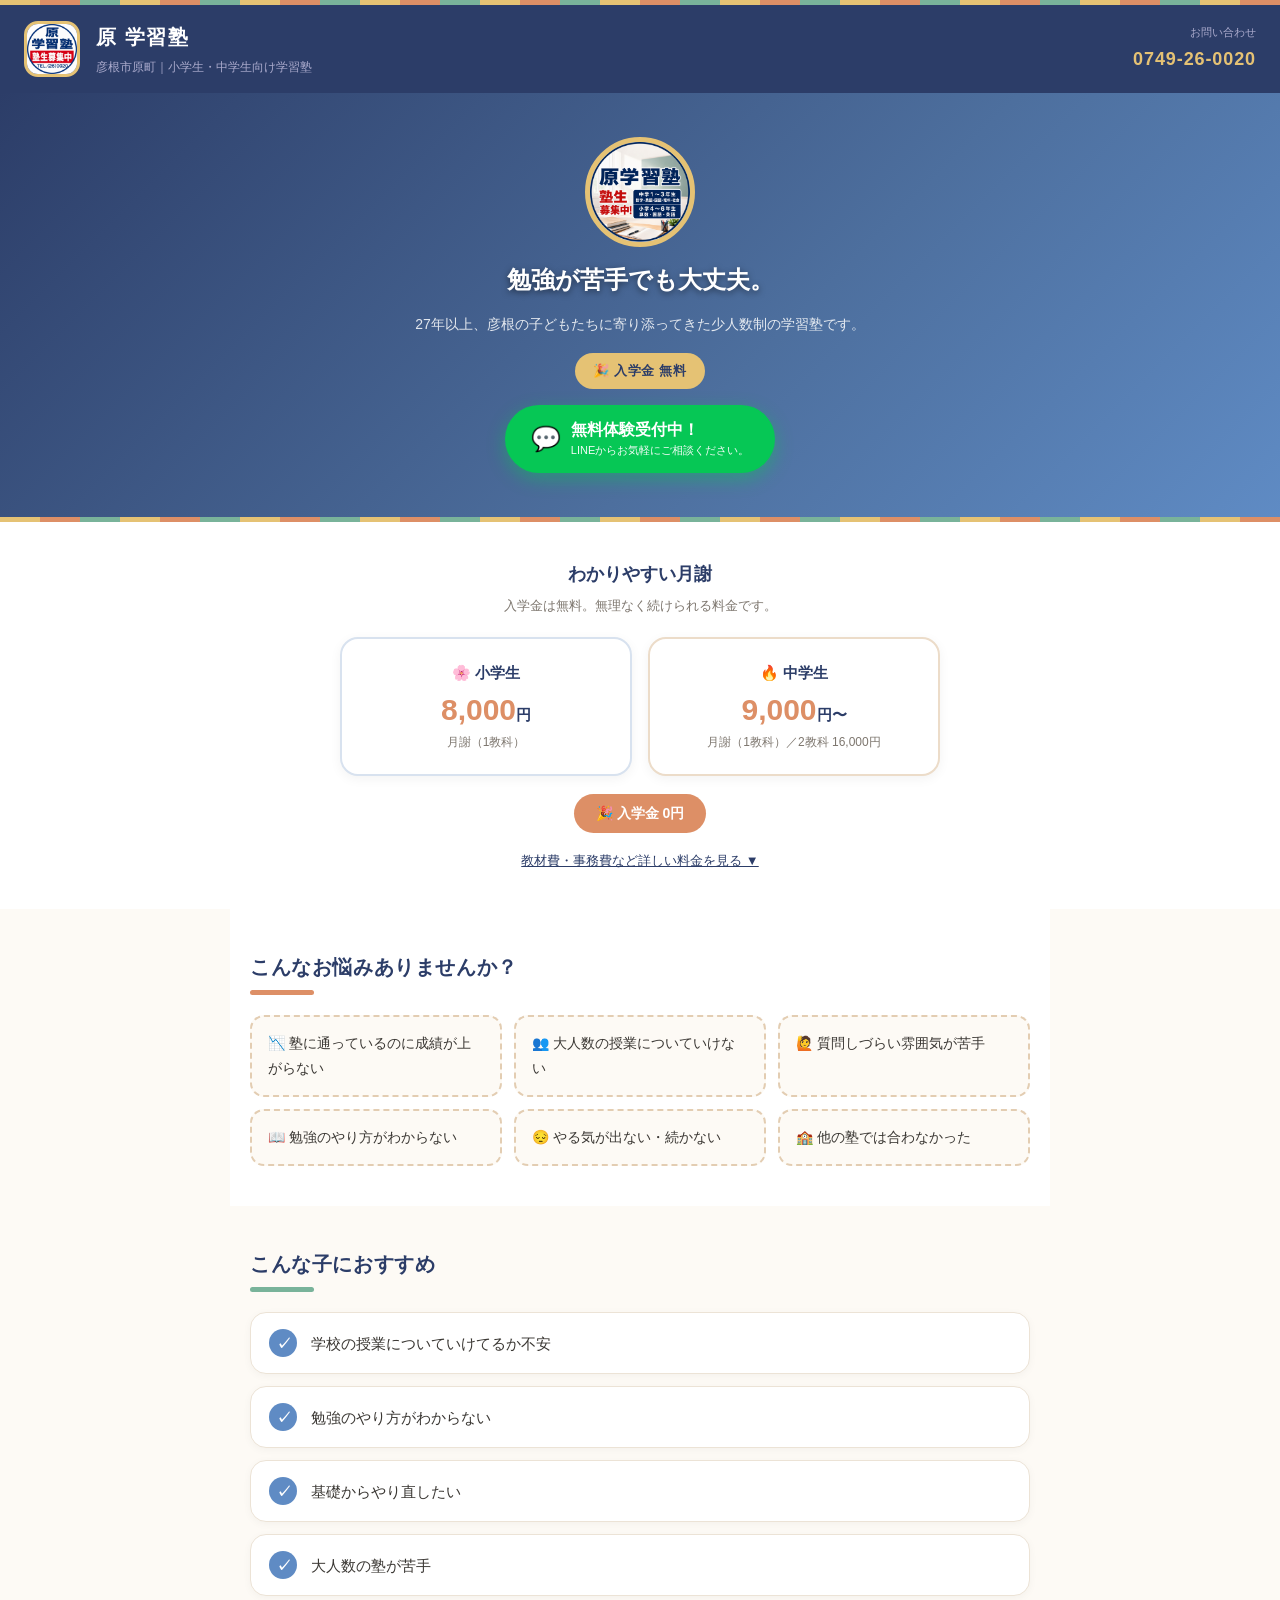
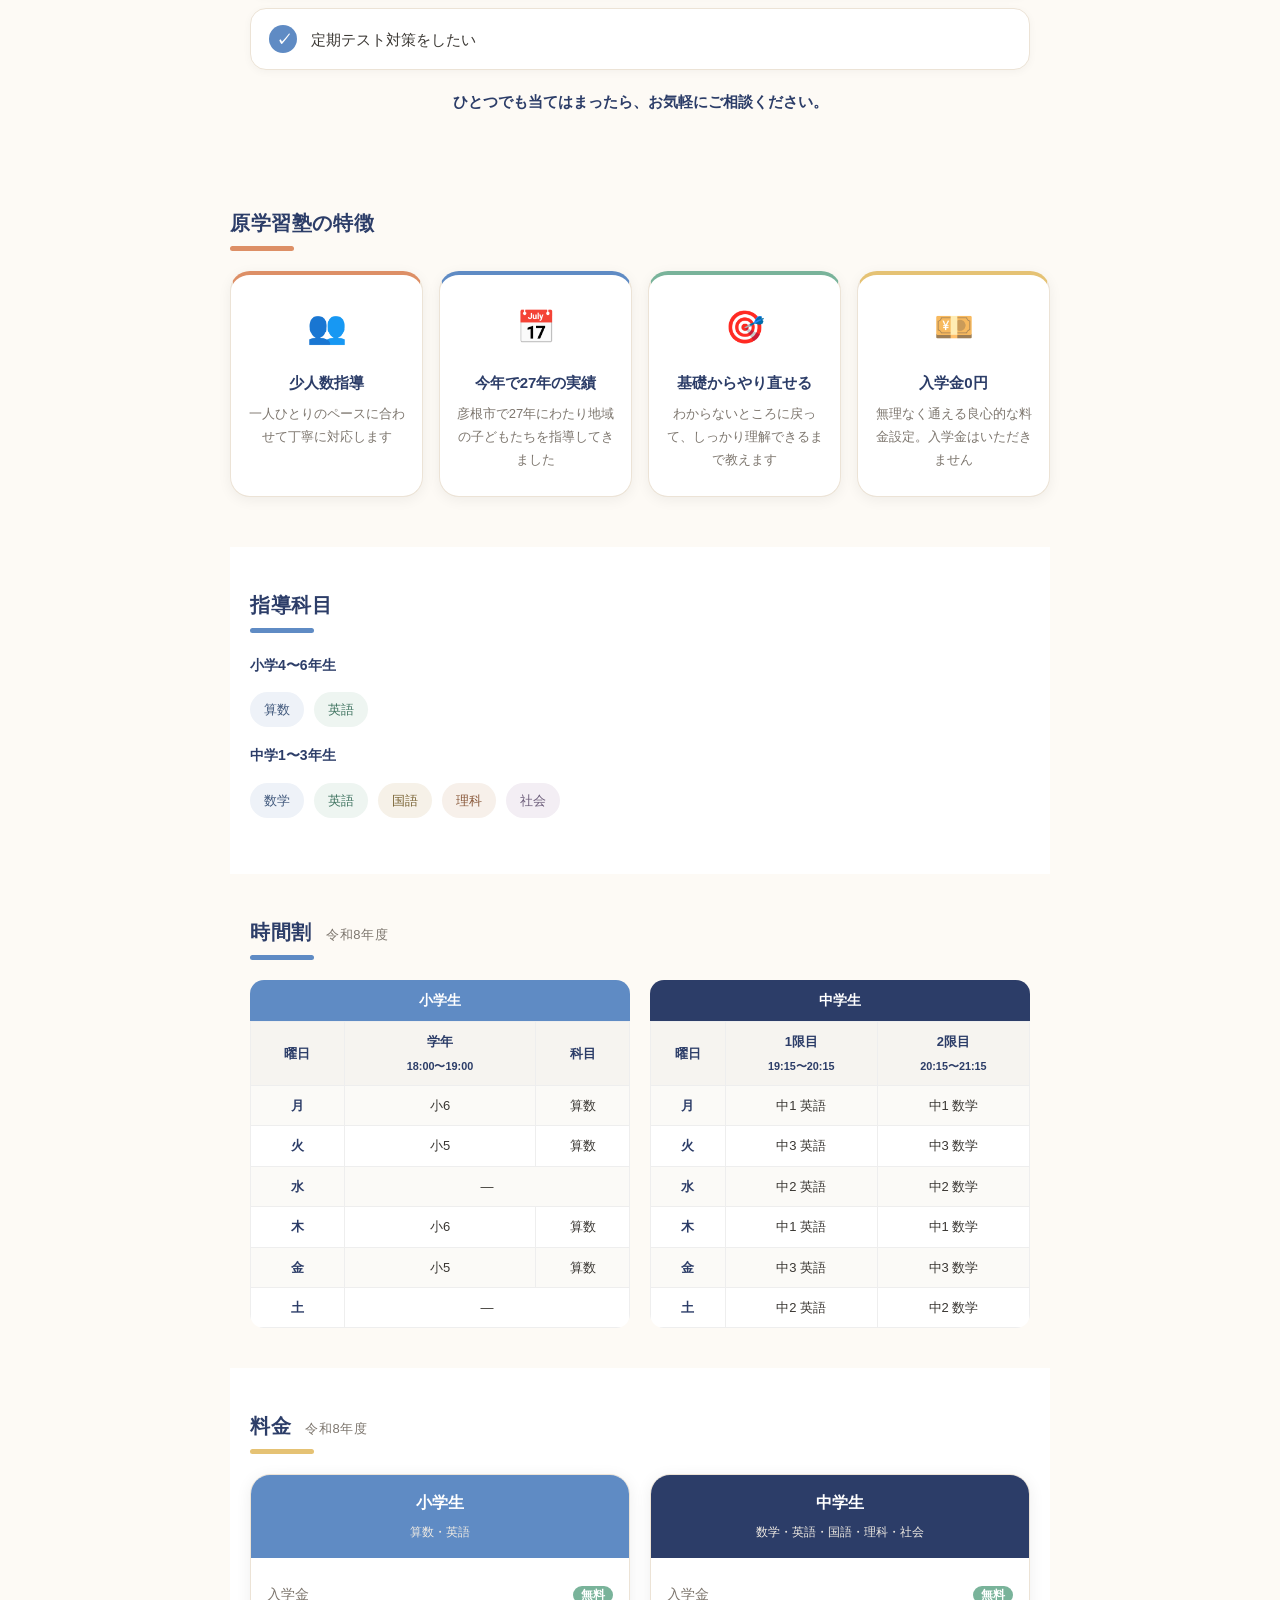
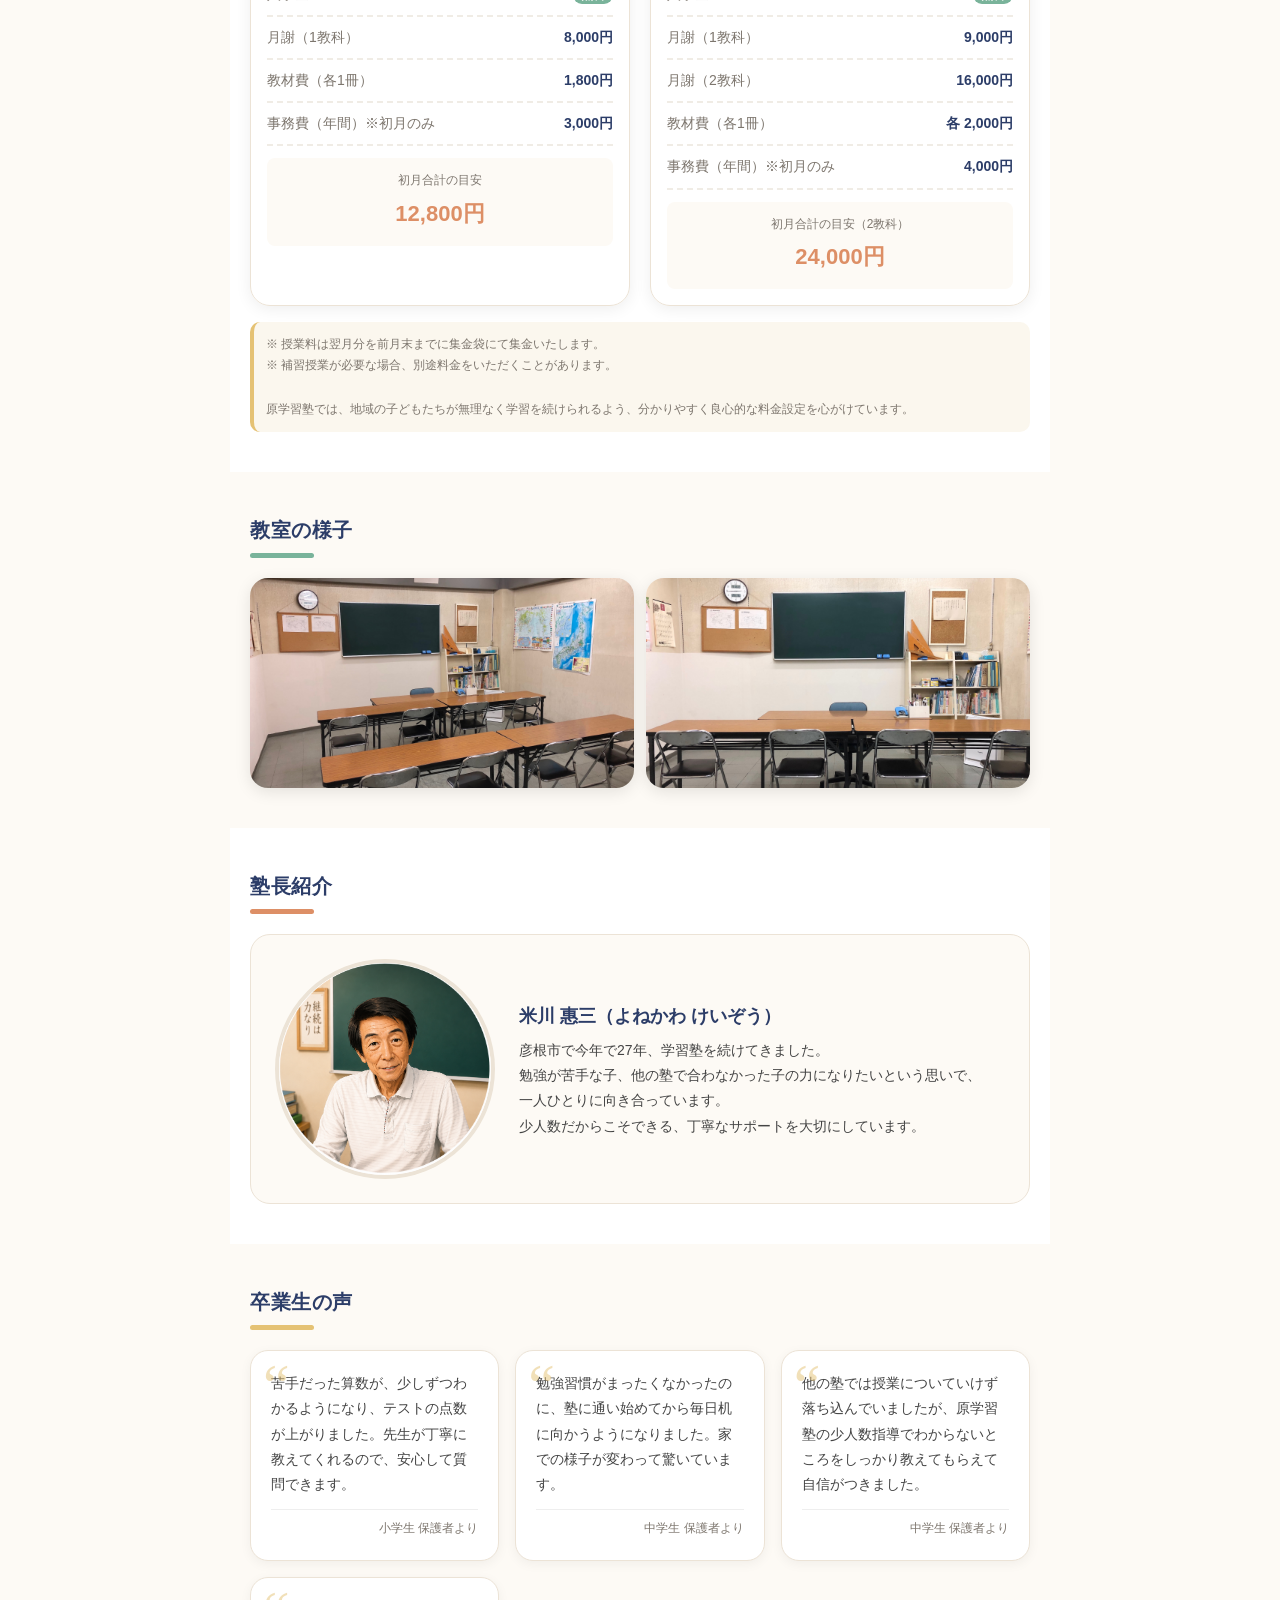
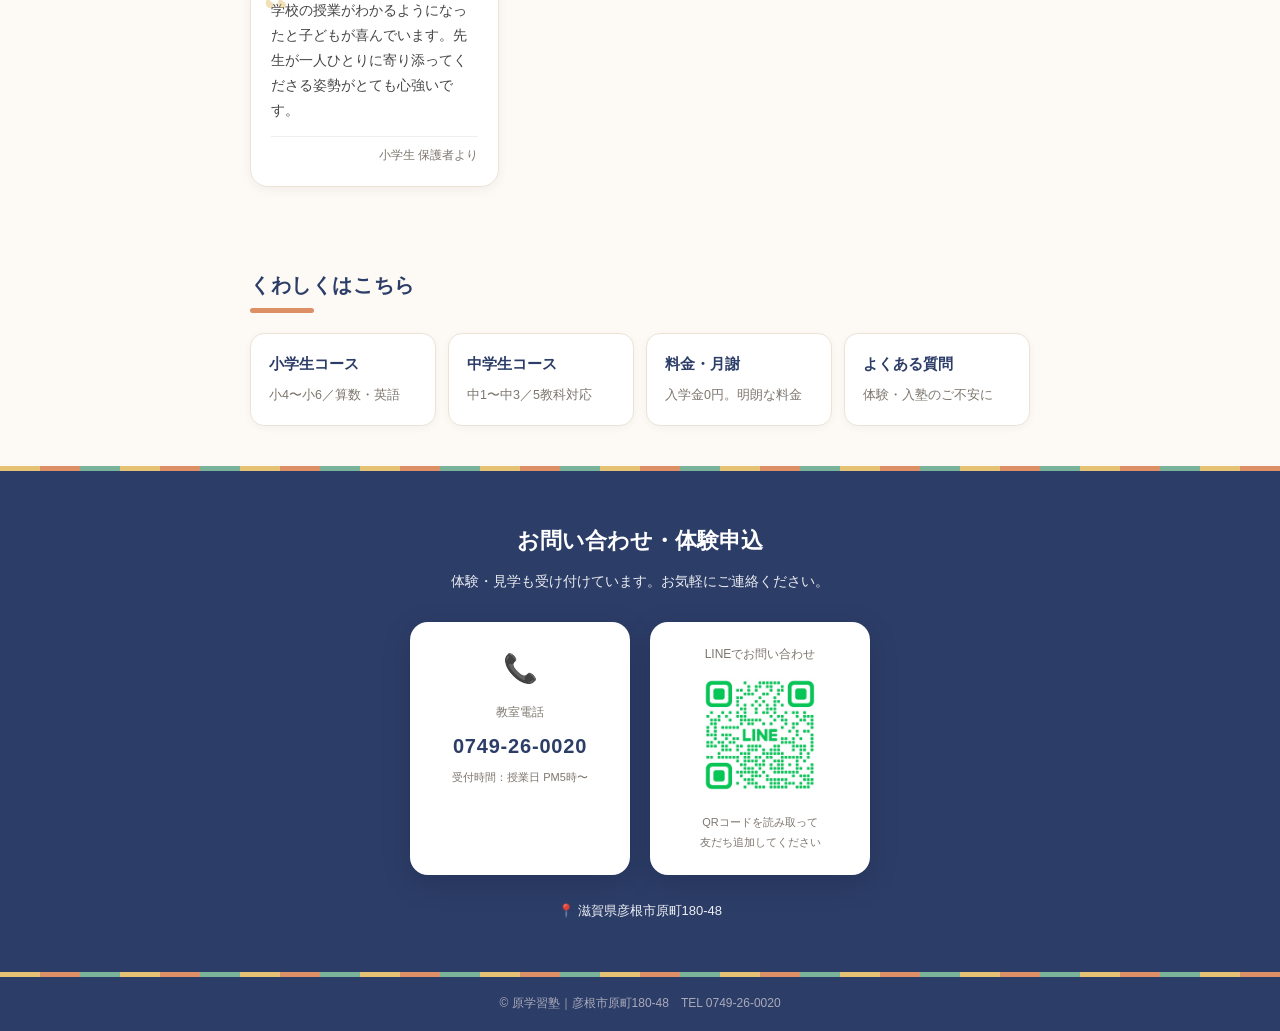
<file: index.html>
<!DOCTYPE html>
<html lang="ja">
<head>
<meta charset="UTF-8">
<meta name="viewport" content="width=device-width, initial-scale=1.0">
<meta name="google-site-verification" content="CB24KaVYRIK8rcZPI6oquEjCfN1Llljz1--uP5qKW3o" />
<title>原学習塾｜彦根市の小中学生向け学習塾（少人数制）</title>
<meta name="description" content="原学習塾は滋賀県彦根市原町にある小学生・中学生向けの少人数制学習塾です。今年で27年、勉強が苦手な子・他の塾で合わなかった子に寄り添い、基礎からの学び直しや定期テスト対策を丁寧に指導します。入学金無料・無料体験受付中。">
<meta name="keywords" content="原学習塾,彦根市,学習塾,塾,小学生,中学生,個別指導,少人数,定期テスト対策,彦根 塾,原町">
<meta name="robots" content="index, follow">
<link rel="canonical" href="https://harajuku-hikone.github.io/">

<!-- 地域情報 -->
<meta name="geo.region" content="JP-25">
<meta name="geo.placename" content="滋賀県彦根市">

<!-- SNSシェア用（OGP） -->
<meta property="og:type" content="website">
<meta property="og:title" content="原学習塾｜彦根市の小中学生向け学習塾（少人数制）">
<meta property="og:description" content="今年で27年、彦根の子どもたちに寄り添ってきた少人数制の学習塾。勉強が苦手でも大丈夫。入学金無料・無料体験受付中。">
<meta property="og:url" content="https://harajuku-hikone.github.io/">
<meta property="og:image" content="https://harajuku-hikone.github.io/写真/IMG_0149.jpg">
<meta property="og:locale" content="ja_JP">
<meta property="og:site_name" content="原学習塾">
<meta name="twitter:card" content="summary_large_image">

<!-- 構造化データ（Google向け 教室情報） -->
<script type="application/ld+json">
{
  "@context": "https://schema.org",
  "@type": "EducationalOrganization",
  "name": "原学習塾",
  "alternateName": "原 学習塾",
  "description": "滋賀県彦根市の小学生・中学生向け少人数制学習塾。今年で27年、勉強が苦手な子に寄り添う指導を行っています。",
  "url": "https://harajuku-hikone.github.io/",
  "telephone": "+81-749-26-0020",
  "image": "https://harajuku-hikone.github.io/写真/IMG_0149.jpg",
  "address": {
    "@type": "PostalAddress",
    "streetAddress": "原町180-48",
    "addressLocality": "彦根市",
    "addressRegion": "滋賀県",
    "addressCountry": "JP"
  },
  "areaServed": "彦根市"
}
</script>
<link rel="stylesheet" href="style.css">
</head>
<body>

<div class="stripe"></div>

<!-- ヘッダー -->
<header>
  <img class="header-logo" src="ロゴ/A4679C2D-61CD-4B9D-8ED3-A11739E8C9B1.jpeg" alt="原学習塾ロゴ">
  <div class="header-text">
    <h1>原 学習塾</h1>
    <p>彦根市原町｜小学生・中学生向け学習塾</p>
  </div>
  <div class="header-tel">
    <span>お問い合わせ</span>
    <a href="tel:0749260020">0749-26-0020</a>
  </div>
</header>

<!-- ヒーロー -->
<div class="hero">
  <img class="hero-bg" src="写真/IMG_0149.jpg" alt="原学習塾 教室">
  <div class="hero-overlay"></div>
  <div class="hero-content">
    <img class="hero-logo" src="ロゴ/A4158F92-82E0-489A-B1D9-6F8E504745FA.jpeg" alt="原学習塾">
    <h2>勉強が苦手でも大丈夫。</h2>
    <p>27年以上、彦根の子どもたちに寄り添ってきた少人数制の学習塾です。</p>
    <div class="hero-badge">🎉 入学金 無料</div>
    <a class="hero-cta" href="#contact">
      <span class="hero-cta-icon">💬</span>
      <span>無料体験受付中！
        <span class="hero-cta-sub">LINEからお気軽にご相談ください。</span>
      </span>
    </a>
  </div>
</div>
<div class="divider"></div>

<!-- 月謝ハイライト -->
<div class="fee-highlight">
  <div class="fee-title">わかりやすい月謝</div>
  <div class="fee-lead">入学金は無料。無理なく続けられる料金です。</div>
  <div class="fee-cards">
    <div class="fee-card">
      <div class="fee-grade">🌸 小学生</div>
      <div class="fee-amount">8,000<small>円</small></div>
      <div class="fee-unit">月謝（1教科）</div>
    </div>
    <div class="fee-card">
      <div class="fee-grade">🔥 中学生</div>
      <div class="fee-amount">9,000<small>円〜</small></div>
      <div class="fee-unit">月謝（1教科）／2教科 16,000円</div>
    </div>
  </div>
  <span class="fee-free">🎉 入学金 0円</span>
  <a class="fee-link" href="#pricing">教材費・事務費など詳しい料金を見る ▼</a>
</div>

<!-- お悩み -->
<section class="worry-section">
  <h2 class="section-title">こんなお悩みありませんか？</h2>
  <div class="worry-grid">
    <div class="worry-item">📉 塾に通っているのに成績が上がらない</div>
    <div class="worry-item">👥 大人数の授業についていけない</div>
    <div class="worry-item">🙋 質問しづらい雰囲気が苦手</div>
    <div class="worry-item">📖 勉強のやり方がわからない</div>
    <div class="worry-item">😔 やる気が出ない・続かない</div>
    <div class="worry-item">🏫 他の塾では合わなかった</div>
  </div>
</section>

<!-- こんな子におすすめ -->
<section class="recommend-section">
  <h2 class="section-title">こんな子におすすめ</h2>
  <div class="recommend-list">
    <div class="recommend-item"><span class="check">✓</span>学校の授業についていけてるか不安</div>
    <div class="recommend-item"><span class="check">✓</span>勉強のやり方がわからない</div>
    <div class="recommend-item"><span class="check">✓</span>基礎からやり直したい</div>
    <div class="recommend-item"><span class="check">✓</span>大人数の塾が苦手</div>
    <div class="recommend-item"><span class="check">✓</span>定期テスト対策をしたい</div>
  </div>
  <p class="recommend-note">ひとつでも当てはまったら、お気軽にご相談ください。</p>
</section>

<!-- 特徴 -->
<div class="features-section">
  <div class="features-inner">
    <h2 class="section-title">原学習塾の特徴</h2>
    <div class="features-grid">
      <div class="feature-card">
        <div class="icon">👥</div>
        <strong>少人数指導</strong>
        <p>一人ひとりのペースに合わせて丁寧に対応します</p>
      </div>
      <div class="feature-card">
        <div class="icon">📅</div>
        <strong>今年で27年の実績</strong>
        <p>彦根市で27年にわたり地域の子どもたちを指導してきました</p>
      </div>
      <div class="feature-card">
        <div class="icon">🎯</div>
        <strong>基礎からやり直せる</strong>
        <p>わからないところに戻って、しっかり理解できるまで教えます</p>
      </div>
      <div class="feature-card">
        <div class="icon">💴</div>
        <strong>入学金0円</strong>
        <p>無理なく通える良心的な料金設定。入学金はいただきません</p>
      </div>
    </div>
  </div>
</div>

<!-- 科目 -->
<section class="subjects-section">
  <h2 class="section-title">指導科目</h2>
  <div class="subject-row">
    <div class="subject-tags">
      <div class="label">小学4〜6年生</div>
    </div>
    <div class="subject-tags">
      <span class="tag">算数</span>
      <span class="tag">英語</span>
    </div>
  </div>
  <div class="subject-row">
    <div class="subject-tags">
      <div class="label">中学1〜3年生</div>
    </div>
    <div class="subject-tags">
      <span class="tag red">数学</span>
      <span class="tag red">英語</span>
      <span class="tag red">国語</span>
      <span class="tag red">理科</span>
      <span class="tag red">社会</span>
    </div>
  </div>
</section>

<!-- 時間割 -->
<section class="schedule-section">
  <h2 class="section-title">時間割 <span>令和8年度</span></h2>
  <div class="schedule-tables">
    <div class="schedule-table-wrap">
      <h3>小学生</h3>
      <table class="schedule">
        <thead><tr><th>曜日</th><th>学年<br><small>18:00〜19:00</small></th><th>科目</th></tr></thead>
        <tbody>
          <tr class="elem"><td class="day">月</td><td>小6</td><td>算数</td></tr>
          <tr class="elem"><td class="day">火</td><td>小5</td><td>算数</td></tr>
          <tr><td class="day">水</td><td colspan="2">—</td></tr>
          <tr class="elem"><td class="day">木</td><td>小6</td><td>算数</td></tr>
          <tr class="elem"><td class="day">金</td><td>小5</td><td>算数</td></tr>
          <tr><td class="day">土</td><td colspan="2">—</td></tr>
        </tbody>
      </table>
    </div>
    <div class="schedule-table-wrap">
      <h3>中学生</h3>
      <table class="schedule">
        <thead><tr><th>曜日</th><th>1限目<br><small>19:15〜20:15</small></th><th>2限目<br><small>20:15〜21:15</small></th></tr></thead>
        <tbody>
          <tr class="mid1"><td class="day">月</td><td>中1 英語</td><td>中1 数学</td></tr>
          <tr class="mid3"><td class="day">火</td><td>中3 英語</td><td>中3 数学</td></tr>
          <tr class="mid2"><td class="day">水</td><td>中2 英語</td><td>中2 数学</td></tr>
          <tr class="mid1"><td class="day">木</td><td>中1 英語</td><td>中1 数学</td></tr>
          <tr class="mid3"><td class="day">金</td><td>中3 英語</td><td>中3 数学</td></tr>
          <tr class="mid2"><td class="day">土</td><td>中2 英語</td><td>中2 数学</td></tr>
        </tbody>
      </table>
    </div>
  </div>
</section>

<!-- 料金 -->
<section class="pricing-section" id="pricing">
  <h2 class="section-title">料金 <span>令和8年度</span></h2>
  <div class="pricing-grid">
    <div class="pricing-card">
      <div class="pricing-card-header">
        <h3>小学生</h3>
        <div class="subjects">算数・英語</div>
      </div>
      <div class="pricing-card-body">
        <div class="pricing-row">
          <span class="label">入学金</span>
          <span class="amount"><span class="free-badge">無料</span></span>
        </div>
        <div class="pricing-row">
          <span class="label">月謝（1教科）</span>
          <span class="amount">8,000円</span>
        </div>
        <div class="pricing-row">
          <span class="label">教材費（各1冊）</span>
          <span class="amount">1,800円</span>
        </div>
        <div class="pricing-row">
          <span class="label">事務費（年間）※初月のみ</span>
          <span class="amount">3,000円</span>
        </div>
        <div class="pricing-total">
          <div class="total-label">初月合計の目安</div>
          <div class="total-amount">12,800円</div>
        </div>
      </div>
    </div>
    <div class="pricing-card">
      <div class="pricing-card-header">
        <h3>中学生</h3>
        <div class="subjects">数学・英語・国語・理科・社会</div>
      </div>
      <div class="pricing-card-body">
        <div class="pricing-row">
          <span class="label">入学金</span>
          <span class="amount"><span class="free-badge">無料</span></span>
        </div>
        <div class="pricing-row">
          <span class="label">月謝（1教科）</span>
          <span class="amount">9,000円</span>
        </div>
        <div class="pricing-row">
          <span class="label">月謝（2教科）</span>
          <span class="amount">16,000円</span>
        </div>
        <div class="pricing-row">
          <span class="label">教材費（各1冊）</span>
          <span class="amount">各 2,000円</span>
        </div>
        <div class="pricing-row">
          <span class="label">事務費（年間）※初月のみ</span>
          <span class="amount">4,000円</span>
        </div>
        <div class="pricing-total">
          <div class="total-label">初月合計の目安（2教科）</div>
          <div class="total-amount">24,000円</div>
        </div>
      </div>
    </div>
  </div>
  <div class="pricing-note">
    ※ 授業料は翌月分を前月末までに集金袋にて集金いたします。<br>
    ※ 補習授業が必要な場合、別途料金をいただくことがあります。<br><br>
    原学習塾では、地域の子どもたちが無理なく学習を続けられるよう、分かりやすく良心的な料金設定を心がけています。
  </div>
</section>

<!-- 教室 -->
<section class="classroom-section">
  <h2 class="section-title">教室の様子</h2>
  <div class="gallery">
    <img src="写真/IMG_0148.jpg" alt="教室全景">
    <img src="写真/IMG_0149.jpg" alt="黒板・教室">
  </div>
</section>

<!-- 講師 -->
<section class="teacher-section">
  <h2 class="section-title">塾長紹介</h2>
  <div class="teacher-card">
    <img class="teacher-logo" src="塾長紹介_円形.png" alt="塾長 米川惠三">
    <div class="teacher-info">
      <h3>米川 惠三（よねかわ けいぞう）</h3>
      <p>
        彦根市で今年で27年、学習塾を続けてきました。<br>
        勉強が苦手な子、他の塾で合わなかった子の力になりたいという思いで、<br>
        一人ひとりに向き合っています。<br>
        少人数だからこそできる、丁寧なサポートを大切にしています。
      </p>
    </div>
  </div>
</section>

<!-- 卒業生の声 -->
<section class="voice-section">
  <h2 class="section-title">卒業生の声</h2>
  <div class="voice-grid">
    <div class="voice-card">
      <p>苦手だった算数が、少しずつわかるようになり、テストの点数が上がりました。先生が丁寧に教えてくれるので、安心して質問できます。</p>
      <div class="voice-from">小学生 保護者より</div>
    </div>
    <div class="voice-card">
      <p>勉強習慣がまったくなかったのに、塾に通い始めてから毎日机に向かうようになりました。家での様子が変わって驚いています。</p>
      <div class="voice-from">中学生 保護者より</div>
    </div>
    <div class="voice-card">
      <p>他の塾では授業についていけず落ち込んでいましたが、原学習塾の少人数指導でわからないところをしっかり教えてもらえて自信がつきました。</p>
      <div class="voice-from">中学生 保護者より</div>
    </div>
    <div class="voice-card">
      <p>学校の授業がわかるようになったと子どもが喜んでいます。先生が一人ひとりに寄り添ってくださる姿勢がとても心強いです。</p>
      <div class="voice-from">小学生 保護者より</div>
    </div>
  </div>
</section>

<!-- 各ページへのリンク -->
<section class="pagelinks">
  <h2 class="section-title">くわしくはこちら</h2>
  <div class="pagelinks-grid">
    <a class="pagelink" href="shougakusei.html"><b>小学生コース</b><span>小4〜小6／算数・英語</span></a>
    <a class="pagelink" href="chugakusei.html"><b>中学生コース</b><span>中1〜中3／5教科対応</span></a>
    <a class="pagelink" href="ryokin.html"><b>料金・月謝</b><span>入学金0円。明朗な料金</span></a>
    <a class="pagelink" href="faq.html"><b>よくある質問</b><span>体験・入塾のご不安に</span></a>
  </div>
</section>

<div class="divider"></div>

<!-- CTA -->
<div class="cta-section" id="contact">
  <h2>お問い合わせ・体験申込</h2>
  <p class="cta-sub">体験・見学も受け付けています。お気軽にご連絡ください。</p>
  <div class="cta-cards">
    <div class="cta-card">
      <div class="cta-icon">📞</div>
      <div class="cta-label">教室電話</div>
      <a href="tel:0749260020">0749-26-0020</a>
      <div class="cta-note">受付時間：授業日 PM5時〜</div>
    </div>
    <div class="cta-card">
      <div class="cta-label" style="margin-bottom:10px;">LINEでお問い合わせ</div>
      <img src="Line_QR.jpeg" alt="LINE QRコード" style="width:120px;height:120px;object-fit:contain;border-radius:8px;">
      <div class="cta-note" style="margin-top:8px;">QRコードを読み取って<br>友だち追加してください</div>
    </div>
  </div>
  <div class="cta-address">
    📍 滋賀県彦根市原町180-48
  </div>
</div>

<div class="stripe"></div>
<footer>
  <p>© 原学習塾｜彦根市原町180-48　TEL 0749-26-0020</p>
</footer>

<!-- スマホ用 固定アクションバー -->
<div class="mobile-bar">
  <a class="mb-tel" href="tel:0749260020">
    <span class="mb-icon">📞</span>
    <span>電話する</span>
  </a>
  <a class="mb-line" href="#contact">
    <span class="mb-icon">💬</span>
    <span>LINEで相談</span>
  </a>
</div>

<!-- トップへ戻る -->
<button class="to-top" id="toTop" aria-label="ページ上部へ戻る">↑</button>

<script src="script.js"></script>

</body>
</html>
</file>
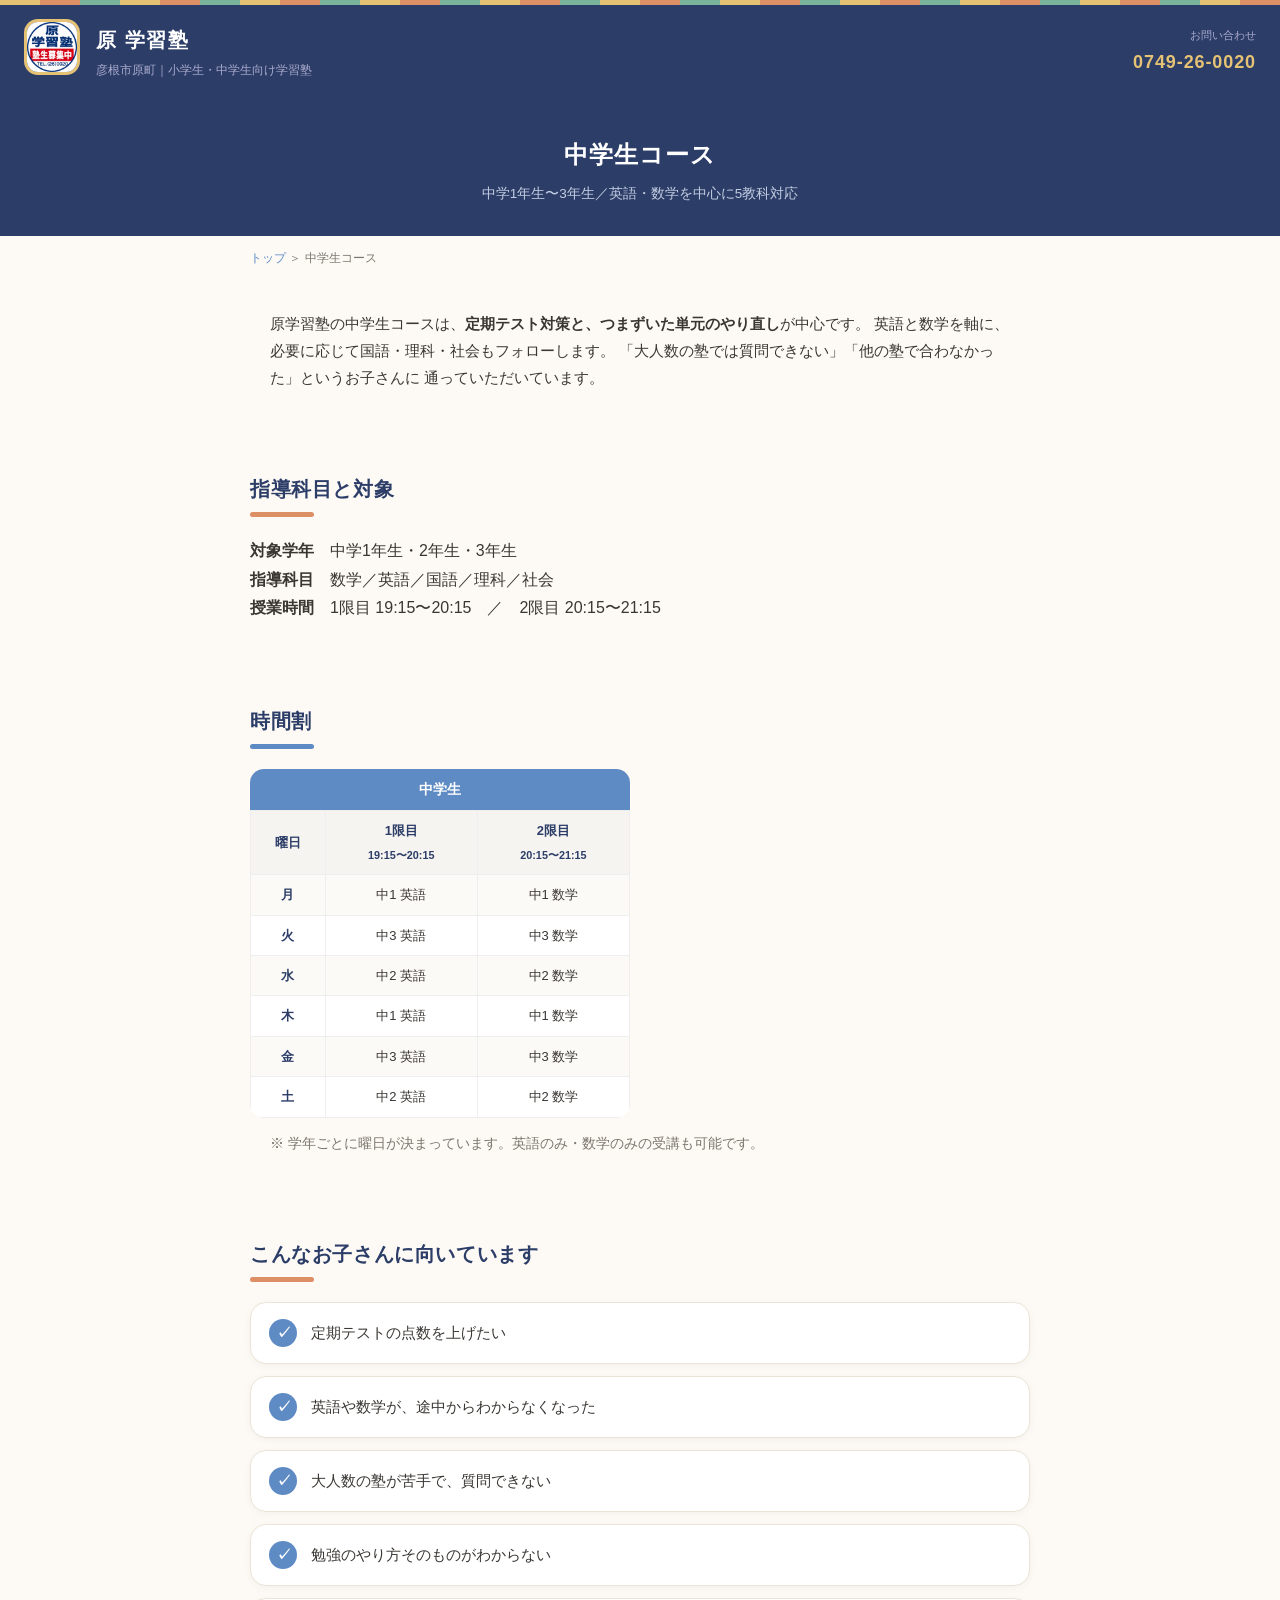
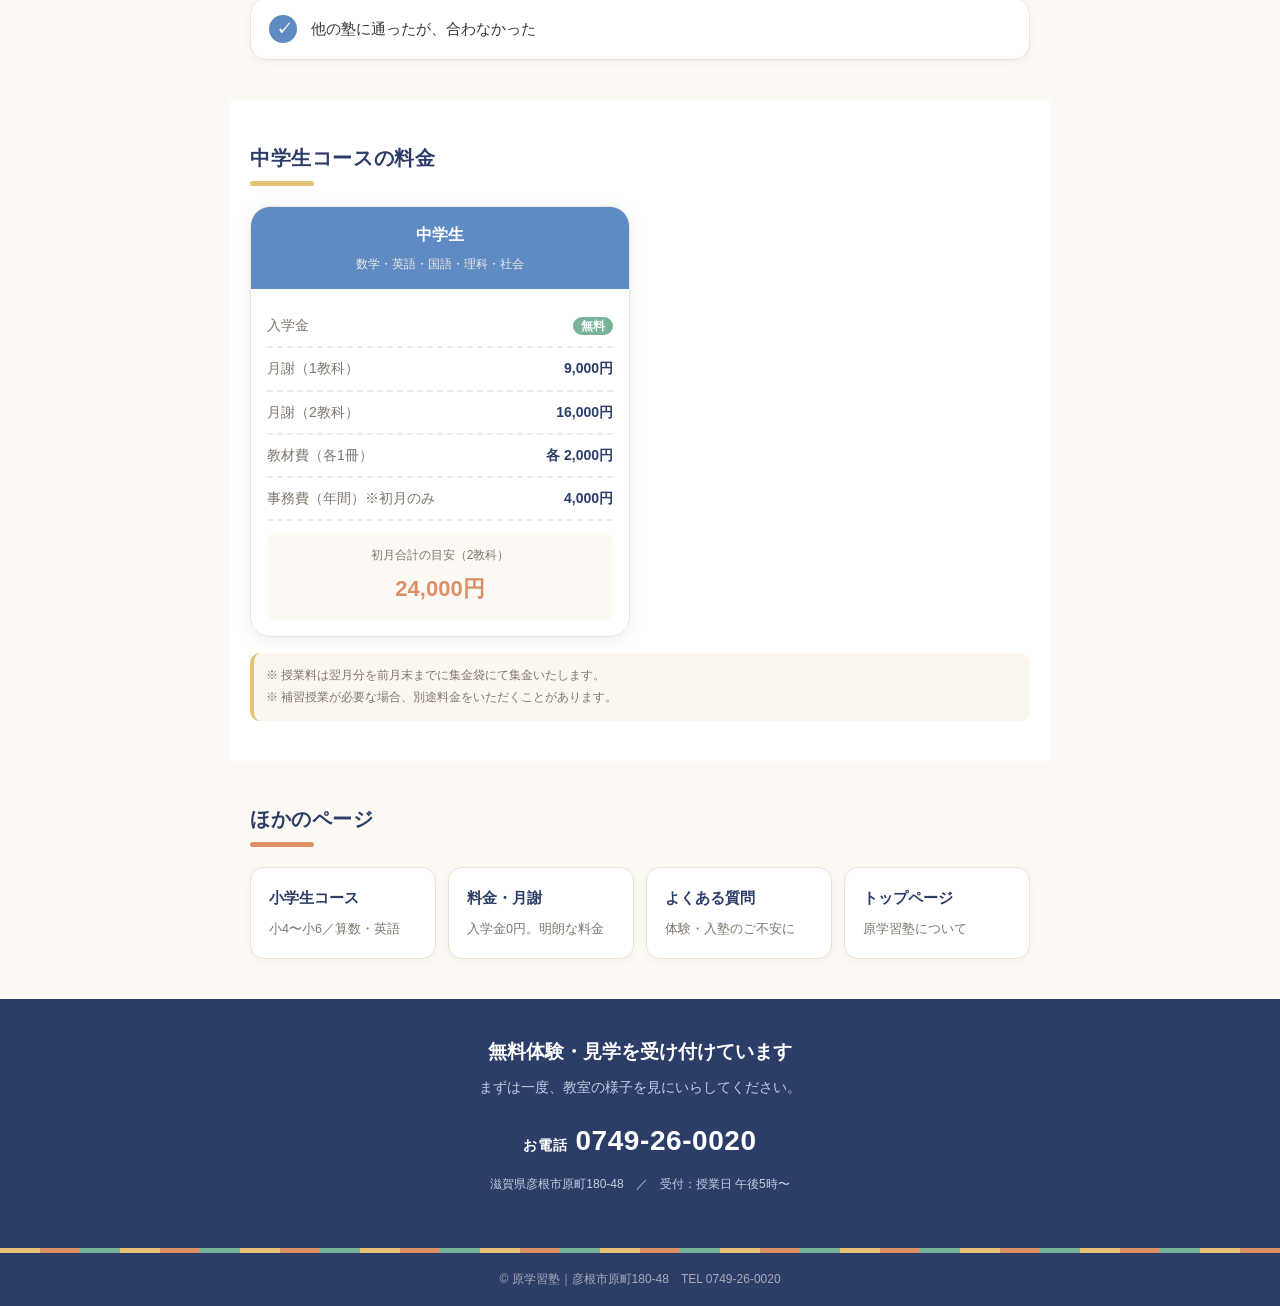
<file: chugakusei.html>
<!DOCTYPE html>
<html lang="ja">
<head>
<meta charset="UTF-8">
<meta name="viewport" content="width=device-width, initial-scale=1.0">
<title>中学生コース｜彦根市の学習塾 原学習塾（中1〜中3・定期テスト対策）</title>
<meta name="description" content="彦根市原町の原学習塾・中学生コース。中学1年生〜3年生を対象に、英語・数学を少人数制で指導。定期テスト対策と基礎のやり直しが中心です。月謝9,000円（2教科16,000円）、入学金は無料。">
<link rel="canonical" href="https://harajuku-hikone.github.io/chugakusei.html">
<meta property="og:type" content="article">
<meta property="og:title" content="中学生コース｜彦根市の学習塾 原学習塾（中1〜中3・定期テスト対策）">
<meta property="og:description" content="彦根市原町の原学習塾・中学生コース。中学1年生〜3年生を対象に、英語・数学を少人数制で指導。定期テスト対策と基礎のやり直しが中心です。月謝9,000円（2教科16,000円）、入学金は無料。">
<meta property="og:url" content="https://harajuku-hikone.github.io/chugakusei.html">
<meta property="og:site_name" content="原学習塾">
<meta property="og:locale" content="ja_JP">
<link rel="stylesheet" href="style.css">
</head>
<body>

<div class="stripe"></div>

<!-- ヘッダー -->
<header>
  <a href="index.html"><img class="header-logo" src="ロゴ/A4679C2D-61CD-4B9D-8ED3-A11739E8C9B1.jpeg" alt="原学習塾ロゴ"></a>
  <div class="header-text">
    <h1>原 学習塾</h1>
    <p>彦根市原町｜小学生・中学生向け学習塾</p>
  </div>
  <div class="header-tel">
    <span>お問い合わせ</span>
    <a href="tel:0749260020">0749-26-0020</a>
  </div>
</header>

<div class="page-head">
  <h2>中学生コース</h2>
  <p>中学1年生〜3年生／英語・数学を中心に5教科対応</p>
</div>

<div class="breadcrumb"><a href="index.html">トップ</a> ＞ 中学生コース</div>

<section>
  <p class="lead-text">
    原学習塾の中学生コースは、<b>定期テスト対策と、つまずいた単元のやり直し</b>が中心です。
    英語と数学を軸に、必要に応じて国語・理科・社会もフォローします。
    「大人数の塾では質問できない」「他の塾で合わなかった」というお子さんに
    通っていただいています。
  </p>
</section>

<section>
  <h2 class="section-title">指導科目と対象</h2>
  <div class="box">
    <b>対象学年</b>　中学1年生・2年生・3年生<br>
    <b>指導科目</b>　数学／英語／国語／理科／社会<br>
    <b>授業時間</b>　1限目 19:15〜20:15　／　2限目 20:15〜21:15
  </div>
</section>

<section class="schedule-section">
  <h2 class="section-title">時間割</h2>
  <div class="schedule-tables">
    <div class="schedule-table-wrap">
      <h3>中学生</h3>
      <table class="schedule">
        <thead><tr><th>曜日</th><th>1限目<br><small>19:15〜20:15</small></th><th>2限目<br><small>20:15〜21:15</small></th></tr></thead>
        <tbody>
          <tr class="mid1"><td class="day">月</td><td>中1 英語</td><td>中1 数学</td></tr>
          <tr class="mid3"><td class="day">火</td><td>中3 英語</td><td>中3 数学</td></tr>
          <tr class="mid2"><td class="day">水</td><td>中2 英語</td><td>中2 数学</td></tr>
          <tr class="mid1"><td class="day">木</td><td>中1 英語</td><td>中1 数学</td></tr>
          <tr class="mid3"><td class="day">金</td><td>中3 英語</td><td>中3 数学</td></tr>
          <tr class="mid2"><td class="day">土</td><td>中2 英語</td><td>中2 数学</td></tr>
        </tbody>
      </table>
    </div>
  </div>
  <p class="lead-text" style="margin-top:14px;font-size:13.5px;color:var(--muted);">
    ※ 学年ごとに曜日が決まっています。英語のみ・数学のみの受講も可能です。
  </p>
</section>

<section>
  <h2 class="section-title">こんなお子さんに向いています</h2>
  <div class="recommend-list">
    <div class="recommend-item"><span class="check">✓</span>定期テストの点数を上げたい</div>
    <div class="recommend-item"><span class="check">✓</span>英語や数学が、途中からわからなくなった</div>
    <div class="recommend-item"><span class="check">✓</span>大人数の塾が苦手で、質問できない</div>
    <div class="recommend-item"><span class="check">✓</span>勉強のやり方そのものがわからない</div>
    <div class="recommend-item"><span class="check">✓</span>他の塾に通ったが、合わなかった</div>
  </div>
</section>

<section class="pricing-section">
  <h2 class="section-title">中学生コースの料金</h2>
  <div class="pricing-grid">
    <div class="pricing-card">
      <div class="pricing-card-header">
        <h3>中学生</h3>
        <div class="subjects">数学・英語・国語・理科・社会</div>
      </div>
      <div class="pricing-card-body">
        <div class="pricing-row"><span class="label">入学金</span><span class="amount"><span class="free-badge">無料</span></span></div>
        <div class="pricing-row"><span class="label">月謝（1教科）</span><span class="amount">9,000円</span></div>
        <div class="pricing-row"><span class="label">月謝（2教科）</span><span class="amount">16,000円</span></div>
        <div class="pricing-row"><span class="label">教材費（各1冊）</span><span class="amount">各 2,000円</span></div>
        <div class="pricing-row"><span class="label">事務費（年間）※初月のみ</span><span class="amount">4,000円</span></div>
        <div class="pricing-total">
          <div class="total-label">初月合計の目安（2教科）</div>
          <div class="total-amount">24,000円</div>
        </div>
      </div>
    </div>
  </div>
  <div class="pricing-note">
    ※ 授業料は翌月分を前月末までに集金袋にて集金いたします。<br>
    ※ 補習授業が必要な場合、別途料金をいただくことがあります。
  </div>
</section>

<section class="pagelinks">
  <h2 class="section-title">ほかのページ</h2>
  <div class="pagelinks-grid">
    <a class="pagelink" href="shougakusei.html"><b>小学生コース</b><span>小4〜小6／算数・英語</span></a>
    <a class="pagelink" href="ryokin.html"><b>料金・月謝</b><span>入学金0円。明朗な料金</span></a>
    <a class="pagelink" href="faq.html"><b>よくある質問</b><span>体験・入塾のご不安に</span></a>
    <a class="pagelink" href="index.html"><b>トップページ</b><span>原学習塾について</span></a>
  </div>
</section>


<div class="page-cta" id="contact">
  <h3>無料体験・見学を受け付けています</h3>
  <p>まずは一度、教室の様子を見にいらしてください。</p>
  <a class="tel" href="tel:0749260020"><span>お電話</span> 0749-26-0020</a>
  <p class="note">滋賀県彦根市原町180-48　／　受付：授業日 午後5時〜</p>
</div>


<div class="stripe"></div>
<footer>
  <p>© 原学習塾｜彦根市原町180-48　TEL 0749-26-0020</p>
</footer>

<!-- スマホ用 固定アクションバー -->
<div class="mobile-bar">
  <a class="mb-tel" href="tel:0749260020">
    <span class="mb-icon">📞</span>
    <span>電話する</span>
  </a>
  <a class="mb-line" href="index.html#contact">
    <span class="mb-icon">💬</span>
    <span>LINEで相談</span>
  </a>
</div>

<button class="to-top" id="toTop" aria-label="ページ上部へ戻る">↑</button>
<script src="script.js"></script>
</body>
</html>
</file>
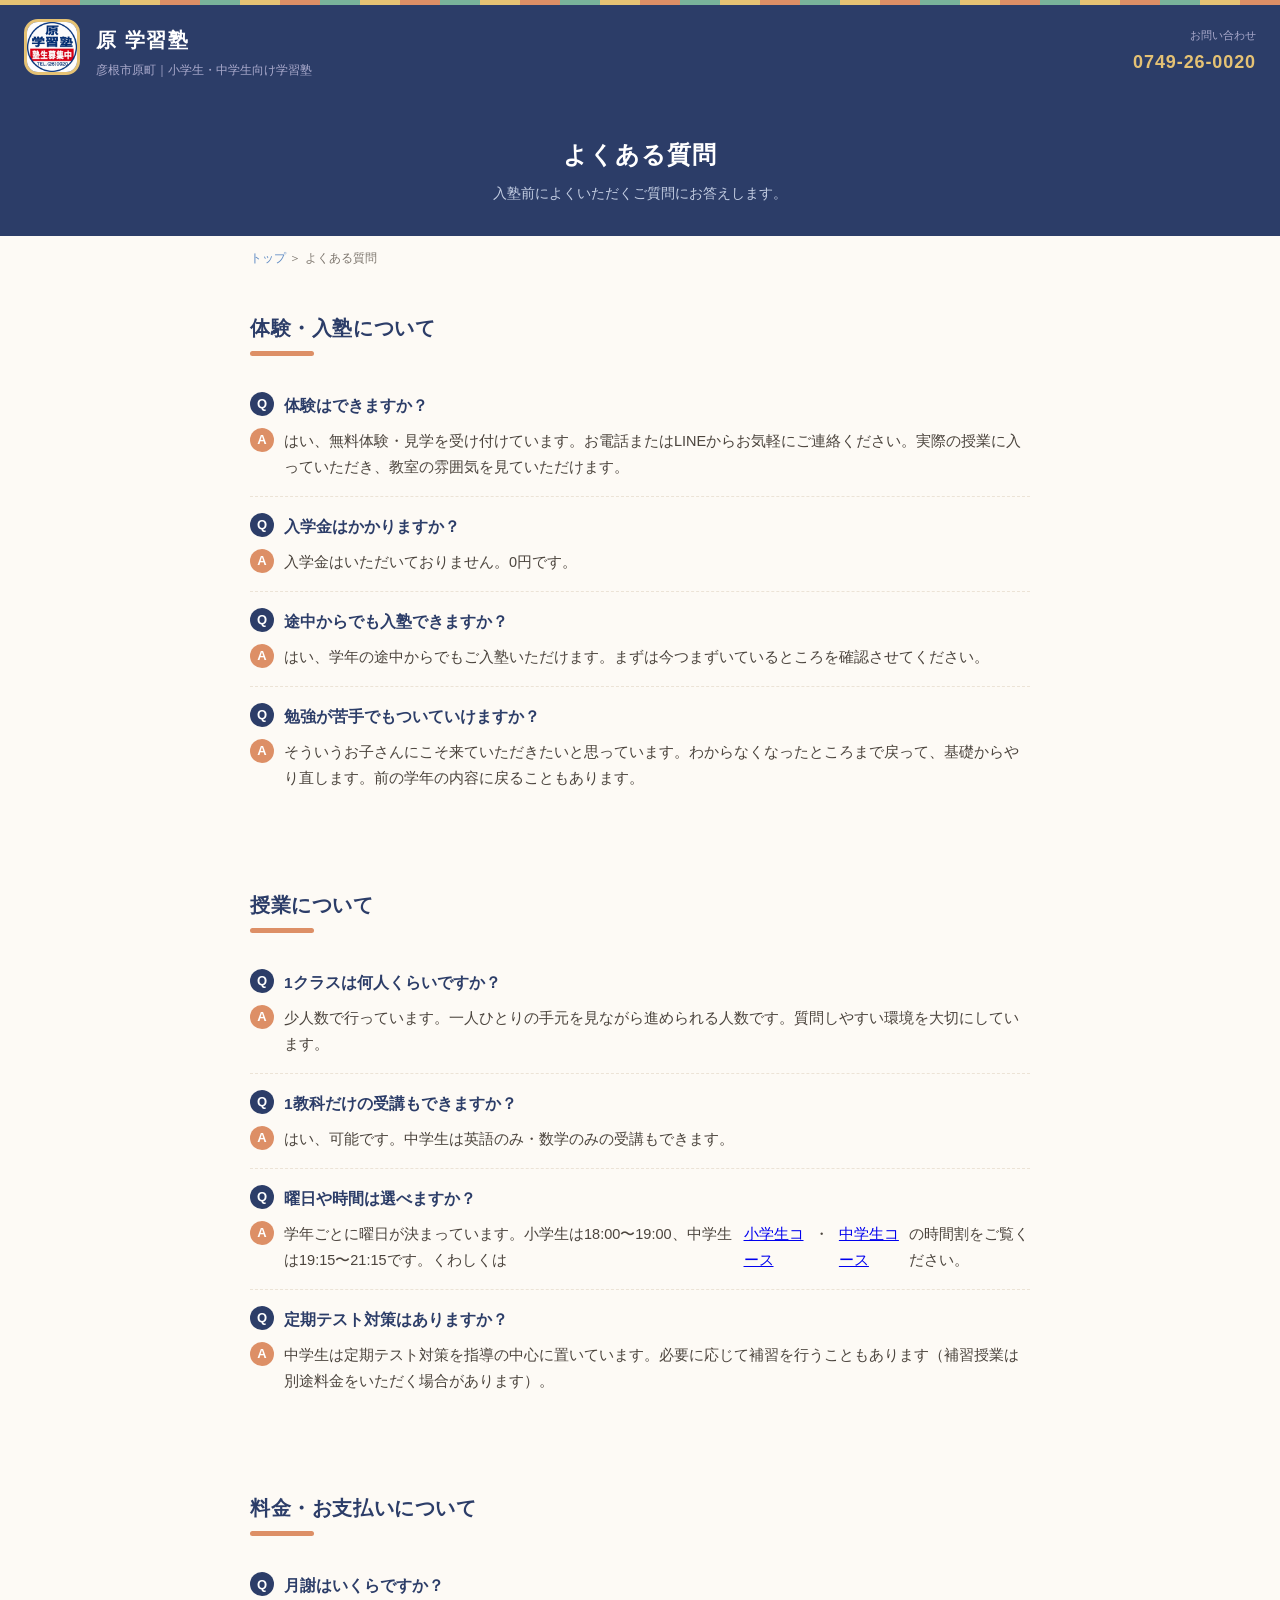
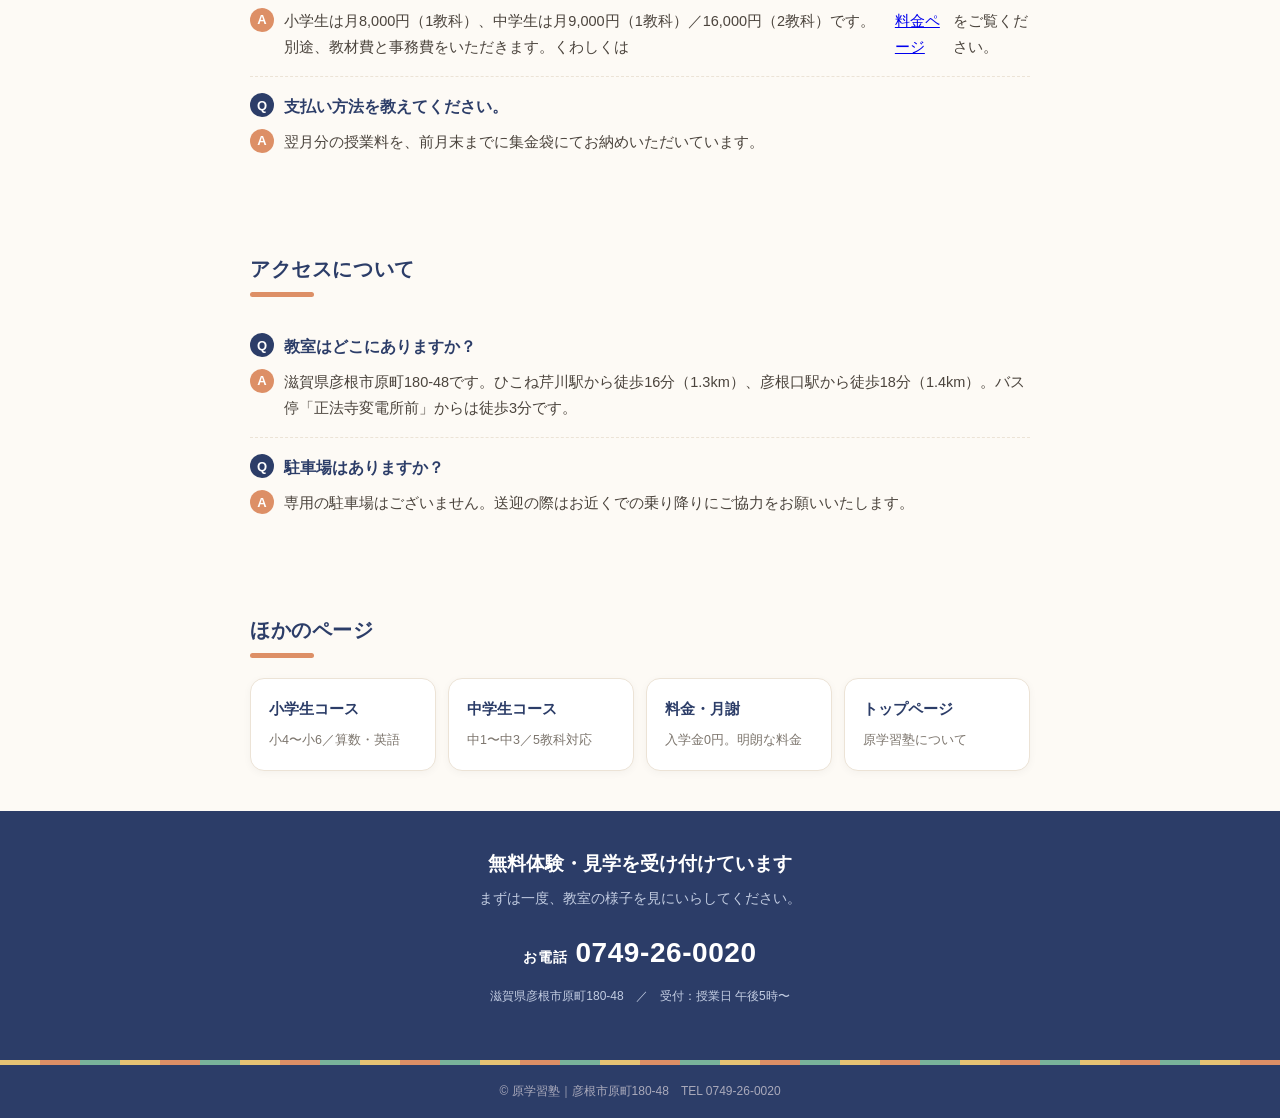
<file: faq.html>
<!DOCTYPE html>
<html lang="ja">
<head>
<meta charset="UTF-8">
<meta name="viewport" content="width=device-width, initial-scale=1.0">
<title>よくある質問｜彦根市の学習塾 原学習塾</title>
<meta name="description" content="彦根市原町の原学習塾によくいただくご質問。無料体験、入塾の時期、少人数制の授業、お支払い方法、アクセス・駐車場などについてお答えします。">
<link rel="canonical" href="https://harajuku-hikone.github.io/faq.html">
<meta property="og:type" content="article">
<meta property="og:title" content="よくある質問｜彦根市の学習塾 原学習塾">
<meta property="og:description" content="彦根市原町の原学習塾によくいただくご質問。無料体験、入塾の時期、少人数制の授業、お支払い方法、アクセス・駐車場などについてお答えします。">
<meta property="og:url" content="https://harajuku-hikone.github.io/faq.html">
<meta property="og:site_name" content="原学習塾">
<meta property="og:locale" content="ja_JP">
<link rel="stylesheet" href="style.css">
</head>
<body>

<div class="stripe"></div>

<!-- ヘッダー -->
<header>
  <a href="index.html"><img class="header-logo" src="ロゴ/A4679C2D-61CD-4B9D-8ED3-A11739E8C9B1.jpeg" alt="原学習塾ロゴ"></a>
  <div class="header-text">
    <h1>原 学習塾</h1>
    <p>彦根市原町｜小学生・中学生向け学習塾</p>
  </div>
  <div class="header-tel">
    <span>お問い合わせ</span>
    <a href="tel:0749260020">0749-26-0020</a>
  </div>
</header>

<div class="page-head">
  <h2>よくある質問</h2>
  <p>入塾前によくいただくご質問にお答えします。</p>
</div>

<div class="breadcrumb"><a href="index.html">トップ</a> ＞ よくある質問</div>

<section>
  <h2 class="section-title">体験・入塾について</h2>

  <div class="qa">
    <div class="q">体験はできますか？</div>
    <div class="a">はい、無料体験・見学を受け付けています。お電話またはLINEからお気軽にご連絡ください。実際の授業に入っていただき、教室の雰囲気を見ていただけます。</div>
  </div>

  <div class="qa">
    <div class="q">入学金はかかりますか？</div>
    <div class="a">入学金はいただいておりません。0円です。</div>
  </div>

  <div class="qa">
    <div class="q">途中からでも入塾できますか？</div>
    <div class="a">はい、学年の途中からでもご入塾いただけます。まずは今つまずいているところを確認させてください。</div>
  </div>

  <div class="qa">
    <div class="q">勉強が苦手でもついていけますか？</div>
    <div class="a">そういうお子さんにこそ来ていただきたいと思っています。わからなくなったところまで戻って、基礎からやり直します。前の学年の内容に戻ることもあります。</div>
  </div>
</section>

<section>
  <h2 class="section-title">授業について</h2>

  <div class="qa">
    <div class="q">1クラスは何人くらいですか？</div>
    <div class="a">少人数で行っています。一人ひとりの手元を見ながら進められる人数です。質問しやすい環境を大切にしています。</div>
  </div>

  <div class="qa">
    <div class="q">1教科だけの受講もできますか？</div>
    <div class="a">はい、可能です。中学生は英語のみ・数学のみの受講もできます。</div>
  </div>

  <div class="qa">
    <div class="q">曜日や時間は選べますか？</div>
    <div class="a">学年ごとに曜日が決まっています。小学生は18:00〜19:00、中学生は19:15〜21:15です。くわしくは<a href="shougakusei.html">小学生コース</a>・<a href="chugakusei.html">中学生コース</a>の時間割をご覧ください。</div>
  </div>

  <div class="qa">
    <div class="q">定期テスト対策はありますか？</div>
    <div class="a">中学生は定期テスト対策を指導の中心に置いています。必要に応じて補習を行うこともあります（補習授業は別途料金をいただく場合があります）。</div>
  </div>
</section>

<section>
  <h2 class="section-title">料金・お支払いについて</h2>

  <div class="qa">
    <div class="q">月謝はいくらですか？</div>
    <div class="a">小学生は月8,000円（1教科）、中学生は月9,000円（1教科）／16,000円（2教科）です。別途、教材費と事務費をいただきます。くわしくは<a href="ryokin.html">料金ページ</a>をご覧ください。</div>
  </div>

  <div class="qa">
    <div class="q">支払い方法を教えてください。</div>
    <div class="a">翌月分の授業料を、前月末までに集金袋にてお納めいただいています。</div>
  </div>
</section>

<section>
  <h2 class="section-title">アクセスについて</h2>

  <div class="qa">
    <div class="q">教室はどこにありますか？</div>
    <div class="a">滋賀県彦根市原町180-48です。ひこね芹川駅から徒歩16分（1.3km）、彦根口駅から徒歩18分（1.4km）。バス停「正法寺変電所前」からは徒歩3分です。</div>
  </div>

  <div class="qa">
    <div class="q">駐車場はありますか？</div>
    <div class="a">専用の駐車場はございません。送迎の際はお近くでの乗り降りにご協力をお願いいたします。</div>
  </div>
</section>

<section class="pagelinks">
  <h2 class="section-title">ほかのページ</h2>
  <div class="pagelinks-grid">
    <a class="pagelink" href="shougakusei.html"><b>小学生コース</b><span>小4〜小6／算数・英語</span></a>
    <a class="pagelink" href="chugakusei.html"><b>中学生コース</b><span>中1〜中3／5教科対応</span></a>
    <a class="pagelink" href="ryokin.html"><b>料金・月謝</b><span>入学金0円。明朗な料金</span></a>
    <a class="pagelink" href="index.html"><b>トップページ</b><span>原学習塾について</span></a>
  </div>
</section>


<div class="page-cta" id="contact">
  <h3>無料体験・見学を受け付けています</h3>
  <p>まずは一度、教室の様子を見にいらしてください。</p>
  <a class="tel" href="tel:0749260020"><span>お電話</span> 0749-26-0020</a>
  <p class="note">滋賀県彦根市原町180-48　／　受付：授業日 午後5時〜</p>
</div>


<div class="stripe"></div>
<footer>
  <p>© 原学習塾｜彦根市原町180-48　TEL 0749-26-0020</p>
</footer>

<!-- スマホ用 固定アクションバー -->
<div class="mobile-bar">
  <a class="mb-tel" href="tel:0749260020">
    <span class="mb-icon">📞</span>
    <span>電話する</span>
  </a>
  <a class="mb-line" href="index.html#contact">
    <span class="mb-icon">💬</span>
    <span>LINEで相談</span>
  </a>
</div>

<button class="to-top" id="toTop" aria-label="ページ上部へ戻る">↑</button>
<script src="script.js"></script>
</body>
</html>
</file>
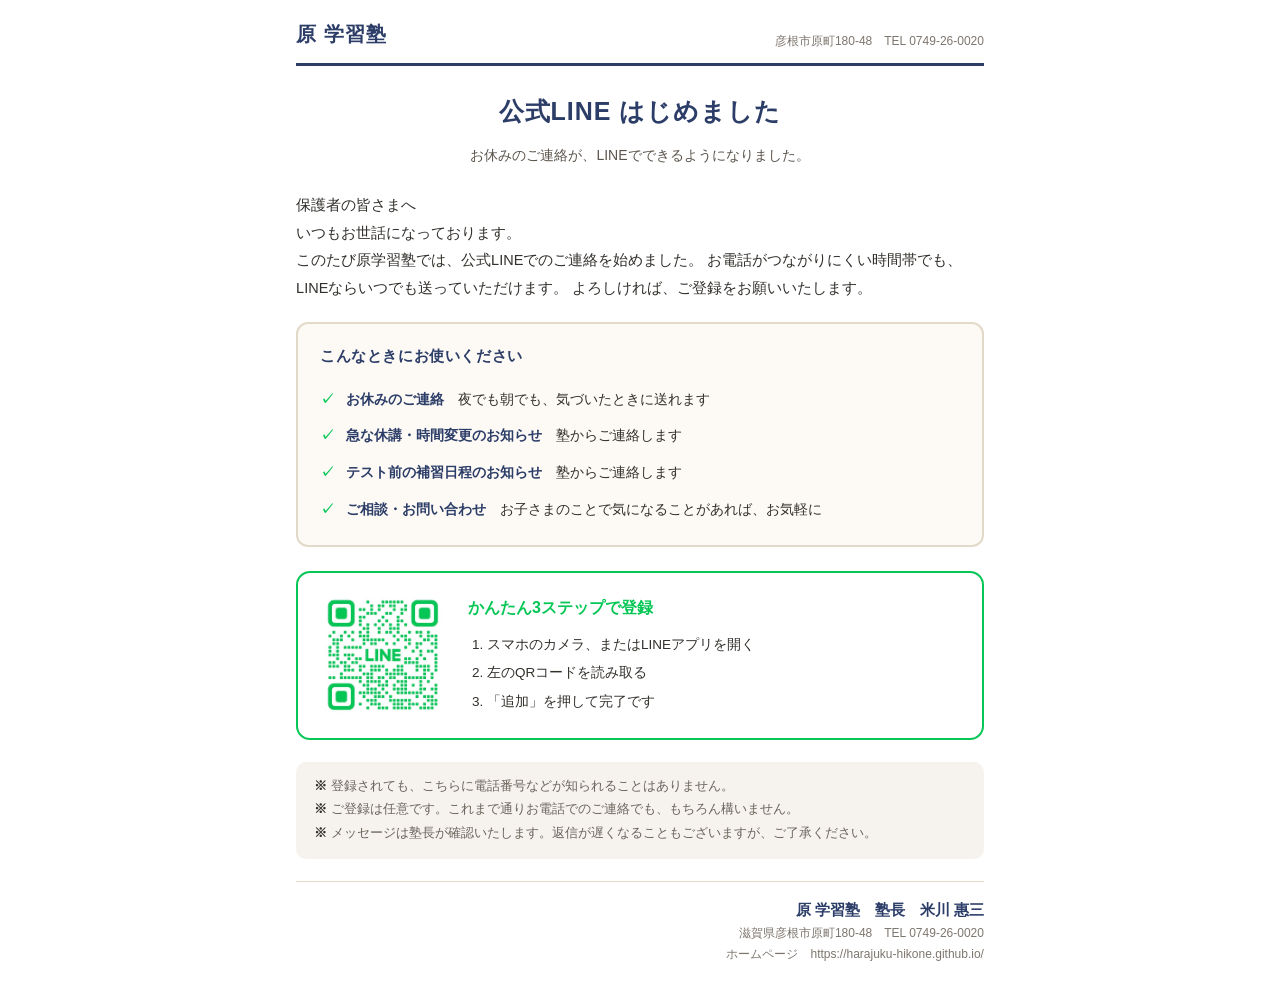
<file: LINE案内.html>
<!DOCTYPE html>
<html lang="ja">
<head>
<meta charset="UTF-8">
<title>原学習塾 公式LINEのご案内</title>
<style>
@page { size: A4 portrait; margin: 14mm; }
* { box-sizing: border-box; margin: 0; padding: 0; }
body {
  font-family: "Hiragino Maru Gothic ProN", "Hiragino Kaku Gothic ProN", "Noto Sans JP", sans-serif;
  color: #33302c;
  line-height: 1.9;
  background: #fff;
  -webkit-print-color-adjust: exact;
  print-color-adjust: exact;
}
.sheet {
  width: 182mm;
  margin: 0 auto;
  padding: 4mm 0;
}

/* ヘッダー */
.head {
  border-bottom: 3px solid #2c3d68;
  padding-bottom: 10px;
  margin-bottom: 22px;
  display: flex;
  align-items: flex-end;
  gap: 14px;
}
.head .name {
  font-size: 20px;
  font-weight: bold;
  color: #2c3d68;
  letter-spacing: 0.06em;
}
.head .sub {
  font-size: 12px;
  color: #7d766e;
  margin-left: auto;
}

/* タイトル */
h1 {
  font-size: 25px;
  text-align: center;
  color: #2c3d68;
  letter-spacing: 0.04em;
  margin-bottom: 6px;
}
.lead {
  text-align: center;
  font-size: 14px;
  color: #5b544c;
  margin-bottom: 24px;
}

/* 本文 */
.greet {
  font-size: 14.5px;
  margin-bottom: 20px;
}

/* 用途ボックス */
.uses {
  border: 2px solid #e3d9c8;
  border-radius: 12px;
  padding: 18px 22px;
  margin-bottom: 24px;
  background: #fdfaf5;
}
.uses h2 {
  font-size: 15px;
  color: #2c3d68;
  margin-bottom: 10px;
  letter-spacing: 0.04em;
}
.uses ul { list-style: none; }
.uses li {
  font-size: 14px;
  padding: 5px 0 5px 26px;
  position: relative;
}
.uses li::before {
  content: "✓";
  position: absolute;
  left: 0;
  color: #06C755;
  font-weight: bold;
}
.uses li b { color: #2c3d68; }

/* QRエリア */
.qr-area {
  display: flex;
  align-items: center;
  gap: 24px;
  border: 2px solid #06C755;
  border-radius: 14px;
  padding: 20px 24px;
  margin-bottom: 22px;
}
.qr-area img {
  width: 122px;
  height: 122px;
  object-fit: contain;
  flex-shrink: 0;
}
.qr-text .step-title {
  font-size: 16px;
  font-weight: bold;
  color: #06C755;
  margin-bottom: 8px;
}
.qr-text ol {
  margin-left: 19px;
  font-size: 13.5px;
}
.qr-text li { margin-bottom: 3px; }

/* 補足 */
.note {
  font-size: 12.5px;
  color: #6b645c;
  background: #f6f3ee;
  border-radius: 10px;
  padding: 13px 18px;
  margin-bottom: 22px;
}
.note b { color: #33302c; }

/* 署名 */
.sign {
  text-align: right;
  font-size: 13.5px;
  line-height: 1.8;
  border-top: 1px solid #e3d9c8;
  padding-top: 14px;
}
.sign .juku { font-size: 15px; font-weight: bold; color: #2c3d68; }
.sign .small { font-size: 12px; color: #7d766e; }
</style>
</head>
<body>
<div class="sheet">

  <div class="head">
    <span class="name">原 学習塾</span>
    <span class="sub">彦根市原町180-48　TEL 0749-26-0020</span>
  </div>

  <h1>公式LINE はじめました</h1>
  <p class="lead">お休みのご連絡が、LINEでできるようになりました。</p>

  <p class="greet">
    保護者の皆さまへ<br>
    いつもお世話になっております。<br>
    このたび原学習塾では、公式LINEでのご連絡を始めました。
    お電話がつながりにくい時間帯でも、LINEならいつでも送っていただけます。
    よろしければ、ご登録をお願いいたします。
  </p>

  <div class="uses">
    <h2>こんなときにお使いください</h2>
    <ul>
      <li><b>お休みのご連絡</b>　夜でも朝でも、気づいたときに送れます</li>
      <li><b>急な休講・時間変更のお知らせ</b>　塾からご連絡します</li>
      <li><b>テスト前の補習日程のお知らせ</b>　塾からご連絡します</li>
      <li><b>ご相談・お問い合わせ</b>　お子さまのことで気になることがあれば、お気軽に</li>
    </ul>
  </div>

  <div class="qr-area">
    <img src="Line_QR.jpeg" alt="原学習塾 公式LINE QRコード">
    <div class="qr-text">
      <div class="step-title">かんたん3ステップで登録</div>
      <ol>
        <li>スマホのカメラ、またはLINEアプリを開く</li>
        <li>左のQRコードを読み取る</li>
        <li>「追加」を押して完了です</li>
      </ol>
    </div>
  </div>

  <div class="note">
    <b>※</b> 登録されても、こちらに電話番号などが知られることはありません。<br>
    <b>※</b> ご登録は任意です。これまで通りお電話でのご連絡でも、もちろん構いません。<br>
    <b>※</b> メッセージは塾長が確認いたします。返信が遅くなることもございますが、ご了承ください。
  </div>

  <div class="sign">
    <div class="juku">原 学習塾　塾長　米川 惠三</div>
    <div class="small">滋賀県彦根市原町180-48　TEL 0749-26-0020</div>
    <div class="small">ホームページ　https://harajuku-hikone.github.io/</div>
  </div>

</div>
</body>
</html>
</file>
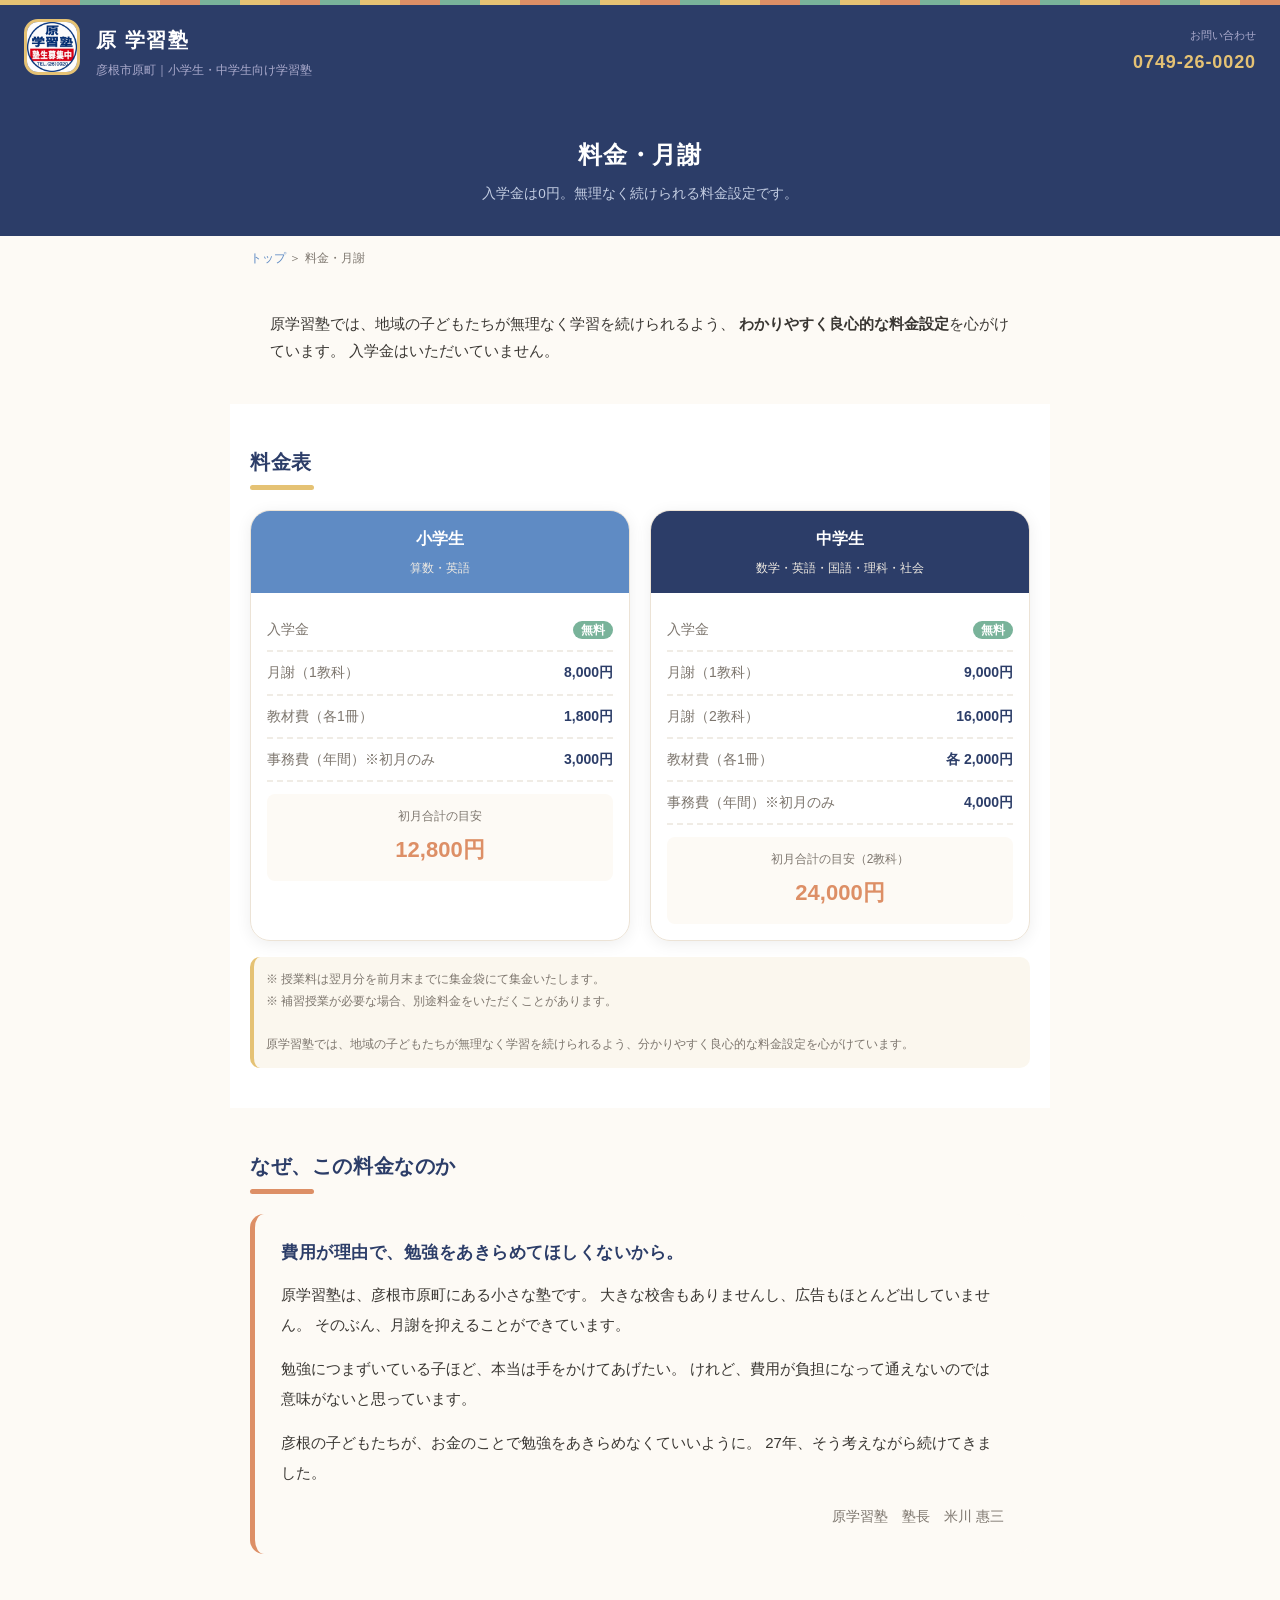
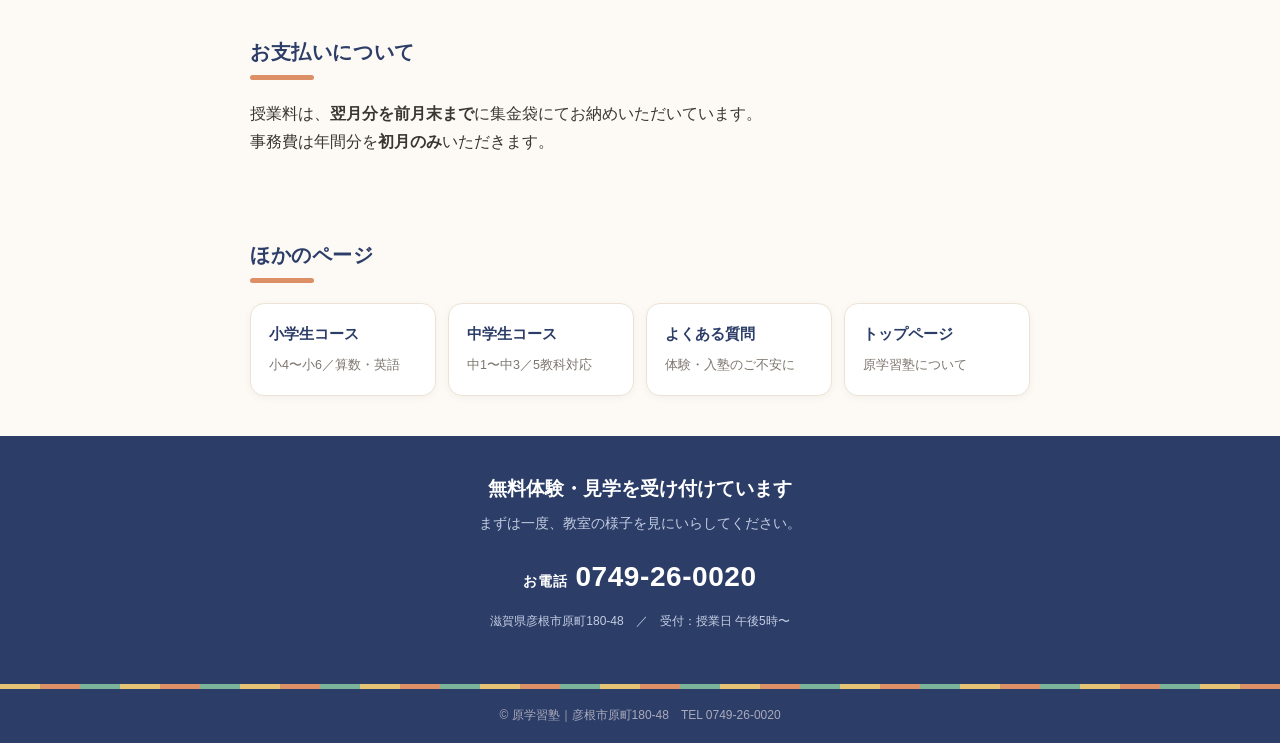
<file: ryokin.html>
<!DOCTYPE html>
<html lang="ja">
<head>
<meta charset="UTF-8">
<meta name="viewport" content="width=device-width, initial-scale=1.0">
<title>料金・月謝｜彦根市の学習塾 原学習塾（入学金0円）</title>
<meta name="description" content="彦根市原町の原学習塾の料金表。入学金は0円。小学生は月謝8,000円、中学生は月謝9,000円（2教科16,000円）。教材費・事務費も含めてわかりやすくご案内します。">
<link rel="canonical" href="https://harajuku-hikone.github.io/ryokin.html">
<meta property="og:type" content="article">
<meta property="og:title" content="料金・月謝｜彦根市の学習塾 原学習塾（入学金0円）">
<meta property="og:description" content="彦根市原町の原学習塾の料金表。入学金は0円。小学生は月謝8,000円、中学生は月謝9,000円（2教科16,000円）。教材費・事務費も含めてわかりやすくご案内します。">
<meta property="og:url" content="https://harajuku-hikone.github.io/ryokin.html">
<meta property="og:site_name" content="原学習塾">
<meta property="og:locale" content="ja_JP">
<link rel="stylesheet" href="style.css">
</head>
<body>

<div class="stripe"></div>

<!-- ヘッダー -->
<header>
  <a href="index.html"><img class="header-logo" src="ロゴ/A4679C2D-61CD-4B9D-8ED3-A11739E8C9B1.jpeg" alt="原学習塾ロゴ"></a>
  <div class="header-text">
    <h1>原 学習塾</h1>
    <p>彦根市原町｜小学生・中学生向け学習塾</p>
  </div>
  <div class="header-tel">
    <span>お問い合わせ</span>
    <a href="tel:0749260020">0749-26-0020</a>
  </div>
</header>

<div class="page-head">
  <h2>料金・月謝</h2>
  <p>入学金は0円。無理なく続けられる料金設定です。</p>
</div>

<div class="breadcrumb"><a href="index.html">トップ</a> ＞ 料金・月謝</div>

<section>
  <p class="lead-text">
    原学習塾では、地域の子どもたちが無理なく学習を続けられるよう、
    <b>わかりやすく良心的な料金設定</b>を心がけています。
    入学金はいただいていません。
  </p>
</section>

<section class="pricing-section">
  <h2 class="section-title">料金表</h2>
  <div class="pricing-grid">
    <div class="pricing-card">
      <div class="pricing-card-header">
        <h3>小学生</h3>
        <div class="subjects">算数・英語</div>
      </div>
      <div class="pricing-card-body">
        <div class="pricing-row"><span class="label">入学金</span><span class="amount"><span class="free-badge">無料</span></span></div>
        <div class="pricing-row"><span class="label">月謝（1教科）</span><span class="amount">8,000円</span></div>
        <div class="pricing-row"><span class="label">教材費（各1冊）</span><span class="amount">1,800円</span></div>
        <div class="pricing-row"><span class="label">事務費（年間）※初月のみ</span><span class="amount">3,000円</span></div>
        <div class="pricing-total">
          <div class="total-label">初月合計の目安</div>
          <div class="total-amount">12,800円</div>
        </div>
      </div>
    </div>
    <div class="pricing-card">
      <div class="pricing-card-header">
        <h3>中学生</h3>
        <div class="subjects">数学・英語・国語・理科・社会</div>
      </div>
      <div class="pricing-card-body">
        <div class="pricing-row"><span class="label">入学金</span><span class="amount"><span class="free-badge">無料</span></span></div>
        <div class="pricing-row"><span class="label">月謝（1教科）</span><span class="amount">9,000円</span></div>
        <div class="pricing-row"><span class="label">月謝（2教科）</span><span class="amount">16,000円</span></div>
        <div class="pricing-row"><span class="label">教材費（各1冊）</span><span class="amount">各 2,000円</span></div>
        <div class="pricing-row"><span class="label">事務費（年間）※初月のみ</span><span class="amount">4,000円</span></div>
        <div class="pricing-total">
          <div class="total-label">初月合計の目安（2教科）</div>
          <div class="total-amount">24,000円</div>
        </div>
      </div>
    </div>
  </div>
  <div class="pricing-note">
    ※ 授業料は翌月分を前月末までに集金袋にて集金いたします。<br>
    ※ 補習授業が必要な場合、別途料金をいただくことがあります。<br><br>
    原学習塾では、地域の子どもたちが無理なく学習を続けられるよう、分かりやすく良心的な料金設定を心がけています。
  </div>
</section>

<section>
  <h2 class="section-title">なぜ、この料金なのか</h2>
  <div class="why-price">
    <h3>費用が理由で、勉強をあきらめてほしくないから。</h3>
    <p>
      原学習塾は、彦根市原町にある小さな塾です。
      大きな校舎もありませんし、広告もほとんど出していません。
      そのぶん、月謝を抑えることができています。
    </p>
    <p>
      勉強につまずいている子ほど、本当は手をかけてあげたい。
      けれど、費用が負担になって通えないのでは意味がないと思っています。
    </p>
    <p>
      彦根の子どもたちが、お金のことで勉強をあきらめなくていいように。
      27年、そう考えながら続けてきました。
    </p>
    <div class="sign">原学習塾　塾長　米川 惠三</div>
  </div>
</section>

<section>
  <h2 class="section-title">お支払いについて</h2>
  <div class="box">
    授業料は、<b>翌月分を前月末まで</b>に集金袋にてお納めいただいています。<br>
    事務費は年間分を<b>初月のみ</b>いただきます。
  </div>
</section>

<section class="pagelinks">
  <h2 class="section-title">ほかのページ</h2>
  <div class="pagelinks-grid">
    <a class="pagelink" href="shougakusei.html"><b>小学生コース</b><span>小4〜小6／算数・英語</span></a>
    <a class="pagelink" href="chugakusei.html"><b>中学生コース</b><span>中1〜中3／5教科対応</span></a>
    <a class="pagelink" href="faq.html"><b>よくある質問</b><span>体験・入塾のご不安に</span></a>
    <a class="pagelink" href="index.html"><b>トップページ</b><span>原学習塾について</span></a>
  </div>
</section>


<div class="page-cta" id="contact">
  <h3>無料体験・見学を受け付けています</h3>
  <p>まずは一度、教室の様子を見にいらしてください。</p>
  <a class="tel" href="tel:0749260020"><span>お電話</span> 0749-26-0020</a>
  <p class="note">滋賀県彦根市原町180-48　／　受付：授業日 午後5時〜</p>
</div>


<div class="stripe"></div>
<footer>
  <p>© 原学習塾｜彦根市原町180-48　TEL 0749-26-0020</p>
</footer>

<!-- スマホ用 固定アクションバー -->
<div class="mobile-bar">
  <a class="mb-tel" href="tel:0749260020">
    <span class="mb-icon">📞</span>
    <span>電話する</span>
  </a>
  <a class="mb-line" href="index.html#contact">
    <span class="mb-icon">💬</span>
    <span>LINEで相談</span>
  </a>
</div>

<button class="to-top" id="toTop" aria-label="ページ上部へ戻る">↑</button>
<script src="script.js"></script>
</body>
</html>
</file>
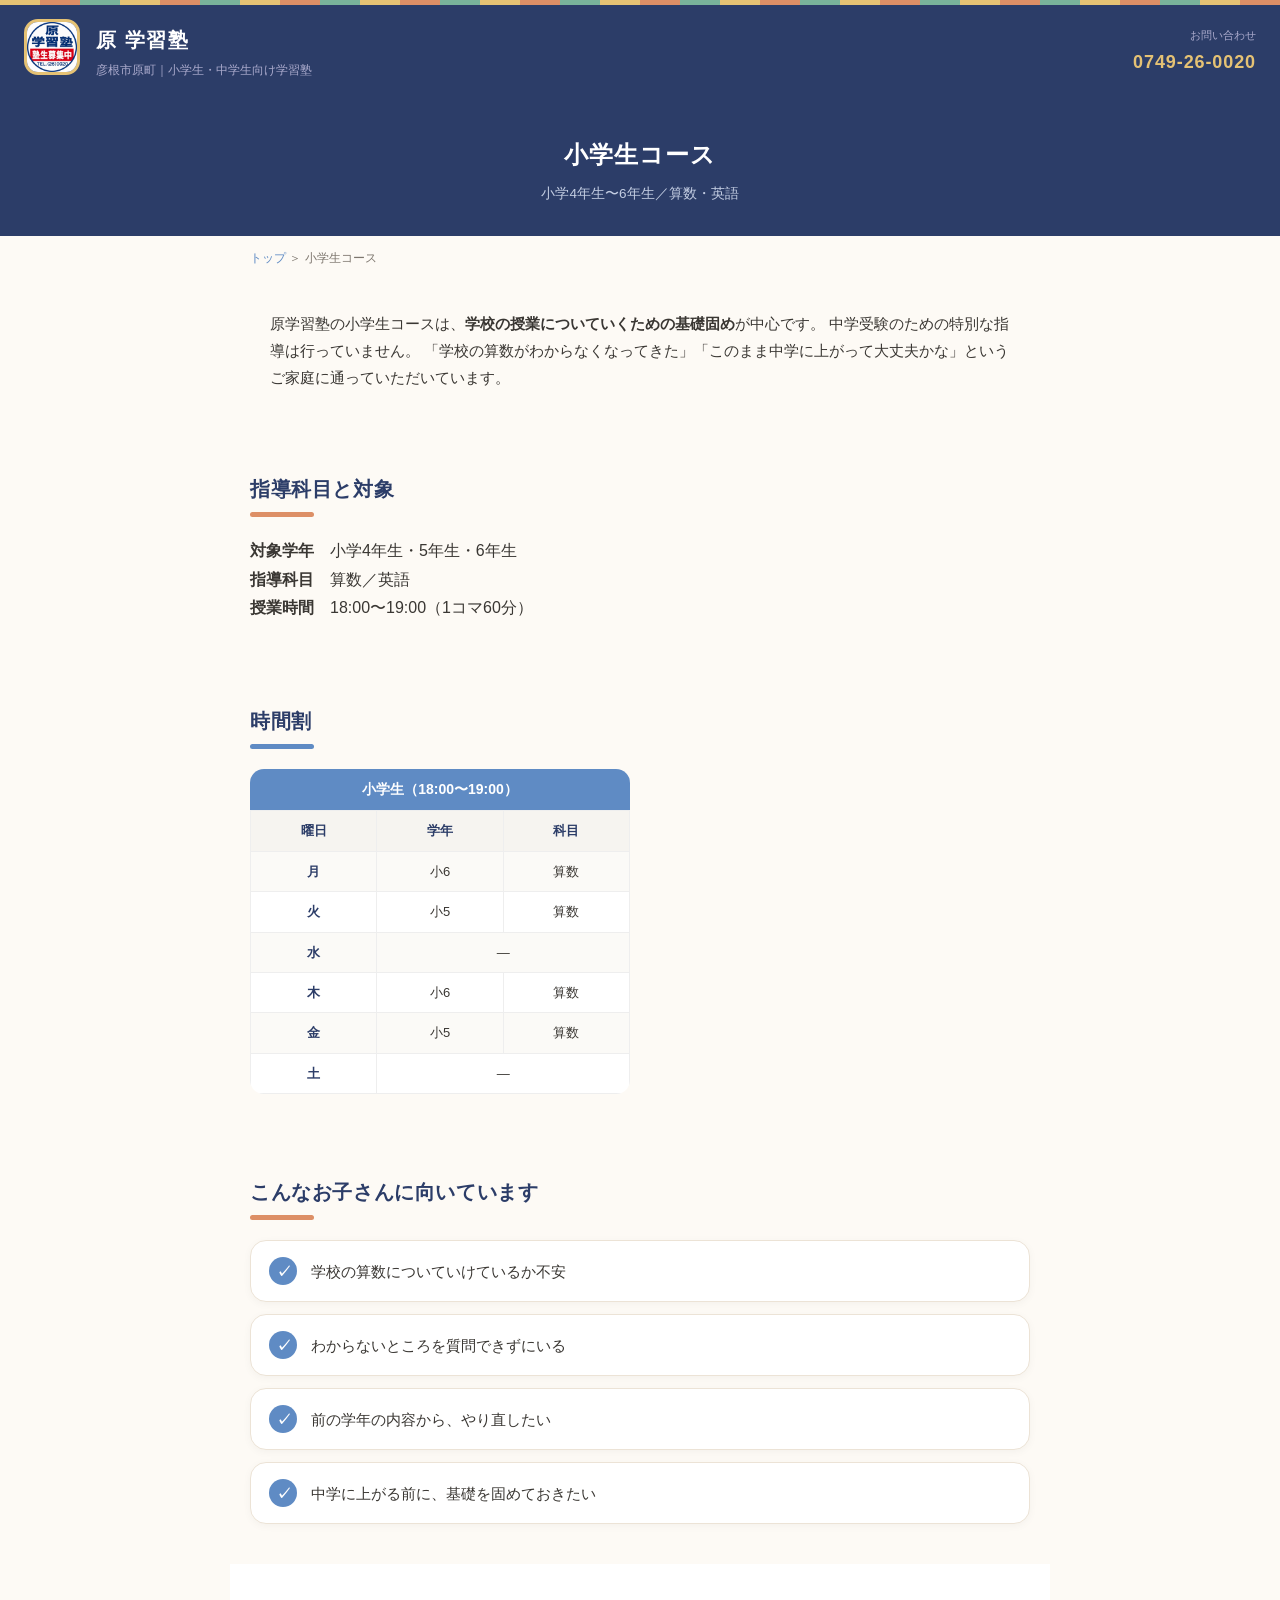
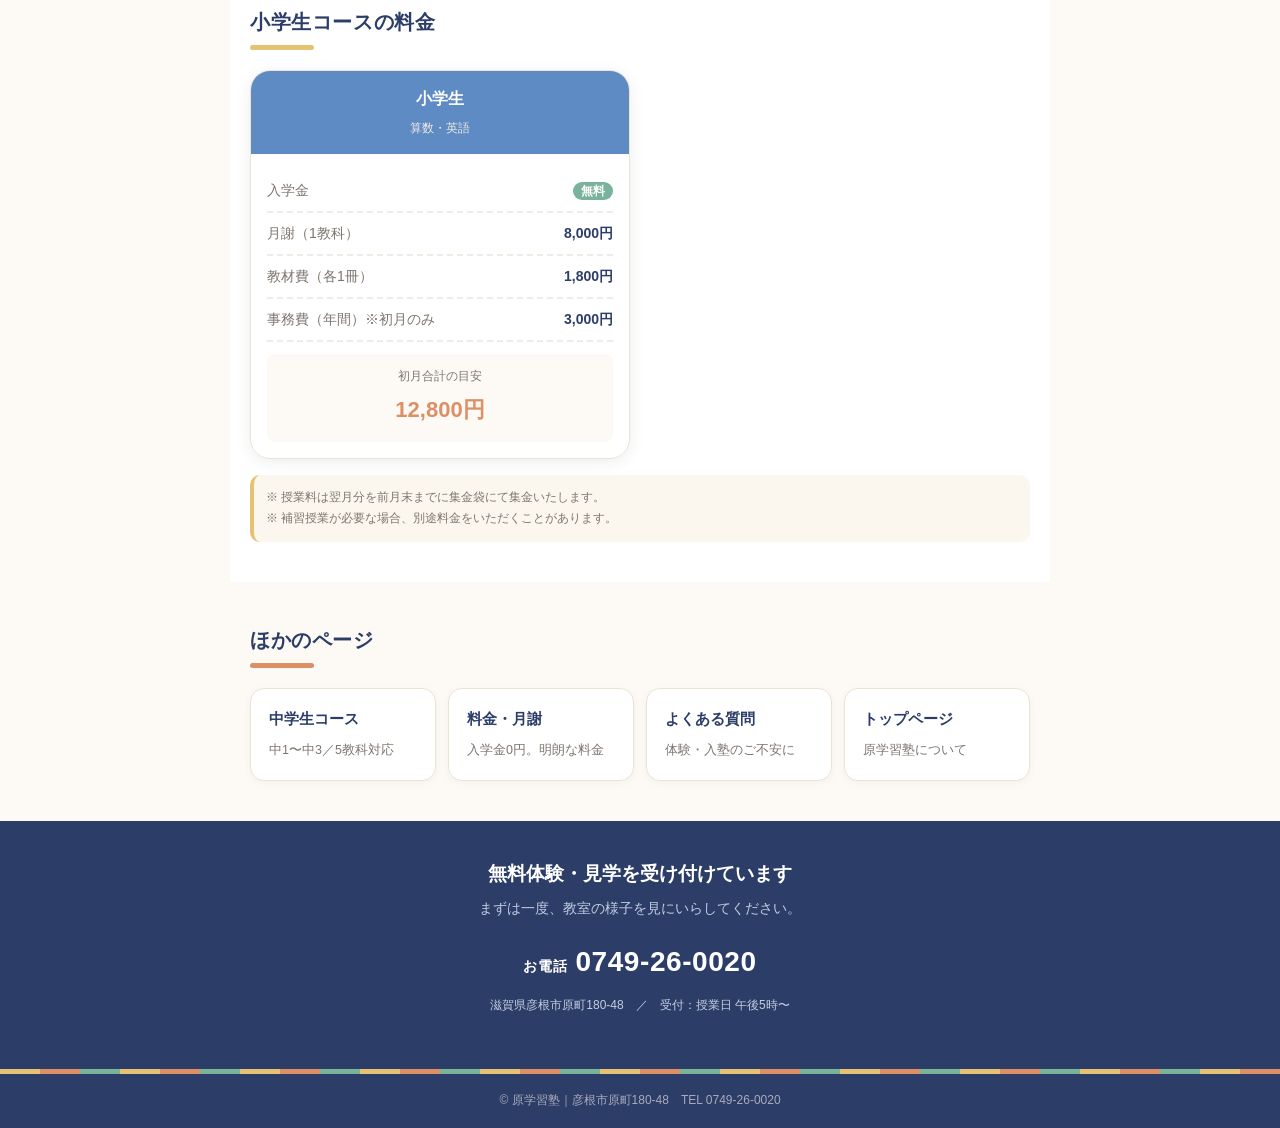
<file: shougakusei.html>
<!DOCTYPE html>
<html lang="ja">
<head>
<meta charset="UTF-8">
<meta name="viewport" content="width=device-width, initial-scale=1.0">
<title>小学生コース｜彦根市の学習塾 原学習塾（小4〜小6・少人数制）</title>
<meta name="description" content="彦根市原町の原学習塾・小学生コース。小学4年生〜6年生を対象に、算数・英語を少人数制で指導します。学校の補習や基礎のやり直しが中心。月謝8,000円、入学金は無料です。">
<link rel="canonical" href="https://harajuku-hikone.github.io/shougakusei.html">
<meta property="og:type" content="article">
<meta property="og:title" content="小学生コース｜彦根市の学習塾 原学習塾（小4〜小6・少人数制）">
<meta property="og:description" content="彦根市原町の原学習塾・小学生コース。小学4年生〜6年生を対象に、算数・英語を少人数制で指導します。学校の補習や基礎のやり直しが中心。月謝8,000円、入学金は無料です。">
<meta property="og:url" content="https://harajuku-hikone.github.io/shougakusei.html">
<meta property="og:site_name" content="原学習塾">
<meta property="og:locale" content="ja_JP">
<link rel="stylesheet" href="style.css">
</head>
<body>

<div class="stripe"></div>

<!-- ヘッダー -->
<header>
  <a href="index.html"><img class="header-logo" src="ロゴ/A4679C2D-61CD-4B9D-8ED3-A11739E8C9B1.jpeg" alt="原学習塾ロゴ"></a>
  <div class="header-text">
    <h1>原 学習塾</h1>
    <p>彦根市原町｜小学生・中学生向け学習塾</p>
  </div>
  <div class="header-tel">
    <span>お問い合わせ</span>
    <a href="tel:0749260020">0749-26-0020</a>
  </div>
</header>

<div class="page-head">
  <h2>小学生コース</h2>
  <p>小学4年生〜6年生／算数・英語</p>
</div>

<div class="breadcrumb"><a href="index.html">トップ</a> ＞ 小学生コース</div>

<section>
  <p class="lead-text">
    原学習塾の小学生コースは、<b>学校の授業についていくための基礎固め</b>が中心です。
    中学受験のための特別な指導は行っていません。
    「学校の算数がわからなくなってきた」「このまま中学に上がって大丈夫かな」という
    ご家庭に通っていただいています。
  </p>
</section>

<section>
  <h2 class="section-title">指導科目と対象</h2>
  <div class="box">
    <b>対象学年</b>　小学4年生・5年生・6年生<br>
    <b>指導科目</b>　算数／英語<br>
    <b>授業時間</b>　18:00〜19:00（1コマ60分）
  </div>
</section>

<section class="schedule-section">
  <h2 class="section-title">時間割</h2>
  <div class="schedule-tables">
    <div class="schedule-table-wrap">
      <h3>小学生（18:00〜19:00）</h3>
      <table class="schedule">
        <thead><tr><th>曜日</th><th>学年</th><th>科目</th></tr></thead>
        <tbody>
          <tr class="elem"><td class="day">月</td><td>小6</td><td>算数</td></tr>
          <tr class="elem"><td class="day">火</td><td>小5</td><td>算数</td></tr>
          <tr><td class="day">水</td><td colspan="2">—</td></tr>
          <tr class="elem"><td class="day">木</td><td>小6</td><td>算数</td></tr>
          <tr class="elem"><td class="day">金</td><td>小5</td><td>算数</td></tr>
          <tr><td class="day">土</td><td colspan="2">—</td></tr>
        </tbody>
      </table>
    </div>
  </div>
</section>

<section>
  <h2 class="section-title">こんなお子さんに向いています</h2>
  <div class="recommend-list">
    <div class="recommend-item"><span class="check">✓</span>学校の算数についていけているか不安</div>
    <div class="recommend-item"><span class="check">✓</span>わからないところを質問できずにいる</div>
    <div class="recommend-item"><span class="check">✓</span>前の学年の内容から、やり直したい</div>
    <div class="recommend-item"><span class="check">✓</span>中学に上がる前に、基礎を固めておきたい</div>
  </div>
</section>

<section class="pricing-section">
  <h2 class="section-title">小学生コースの料金</h2>
  <div class="pricing-grid">
    <div class="pricing-card">
      <div class="pricing-card-header">
        <h3>小学生</h3>
        <div class="subjects">算数・英語</div>
      </div>
      <div class="pricing-card-body">
        <div class="pricing-row"><span class="label">入学金</span><span class="amount"><span class="free-badge">無料</span></span></div>
        <div class="pricing-row"><span class="label">月謝（1教科）</span><span class="amount">8,000円</span></div>
        <div class="pricing-row"><span class="label">教材費（各1冊）</span><span class="amount">1,800円</span></div>
        <div class="pricing-row"><span class="label">事務費（年間）※初月のみ</span><span class="amount">3,000円</span></div>
        <div class="pricing-total">
          <div class="total-label">初月合計の目安</div>
          <div class="total-amount">12,800円</div>
        </div>
      </div>
    </div>
  </div>
  <div class="pricing-note">
    ※ 授業料は翌月分を前月末までに集金袋にて集金いたします。<br>
    ※ 補習授業が必要な場合、別途料金をいただくことがあります。
  </div>
</section>

<section class="pagelinks">
  <h2 class="section-title">ほかのページ</h2>
  <div class="pagelinks-grid">
    <a class="pagelink" href="chugakusei.html"><b>中学生コース</b><span>中1〜中3／5教科対応</span></a>
    <a class="pagelink" href="ryokin.html"><b>料金・月謝</b><span>入学金0円。明朗な料金</span></a>
    <a class="pagelink" href="faq.html"><b>よくある質問</b><span>体験・入塾のご不安に</span></a>
    <a class="pagelink" href="index.html"><b>トップページ</b><span>原学習塾について</span></a>
  </div>
</section>


<div class="page-cta" id="contact">
  <h3>無料体験・見学を受け付けています</h3>
  <p>まずは一度、教室の様子を見にいらしてください。</p>
  <a class="tel" href="tel:0749260020"><span>お電話</span> 0749-26-0020</a>
  <p class="note">滋賀県彦根市原町180-48　／　受付：授業日 午後5時〜</p>
</div>


<div class="stripe"></div>
<footer>
  <p>© 原学習塾｜彦根市原町180-48　TEL 0749-26-0020</p>
</footer>

<!-- スマホ用 固定アクションバー -->
<div class="mobile-bar">
  <a class="mb-tel" href="tel:0749260020">
    <span class="mb-icon">📞</span>
    <span>電話する</span>
  </a>
  <a class="mb-line" href="index.html#contact">
    <span class="mb-icon">💬</span>
    <span>LINEで相談</span>
  </a>
</div>

<button class="to-top" id="toTop" aria-label="ページ上部へ戻る">↑</button>
<script src="script.js"></script>
</body>
</html>
</file>
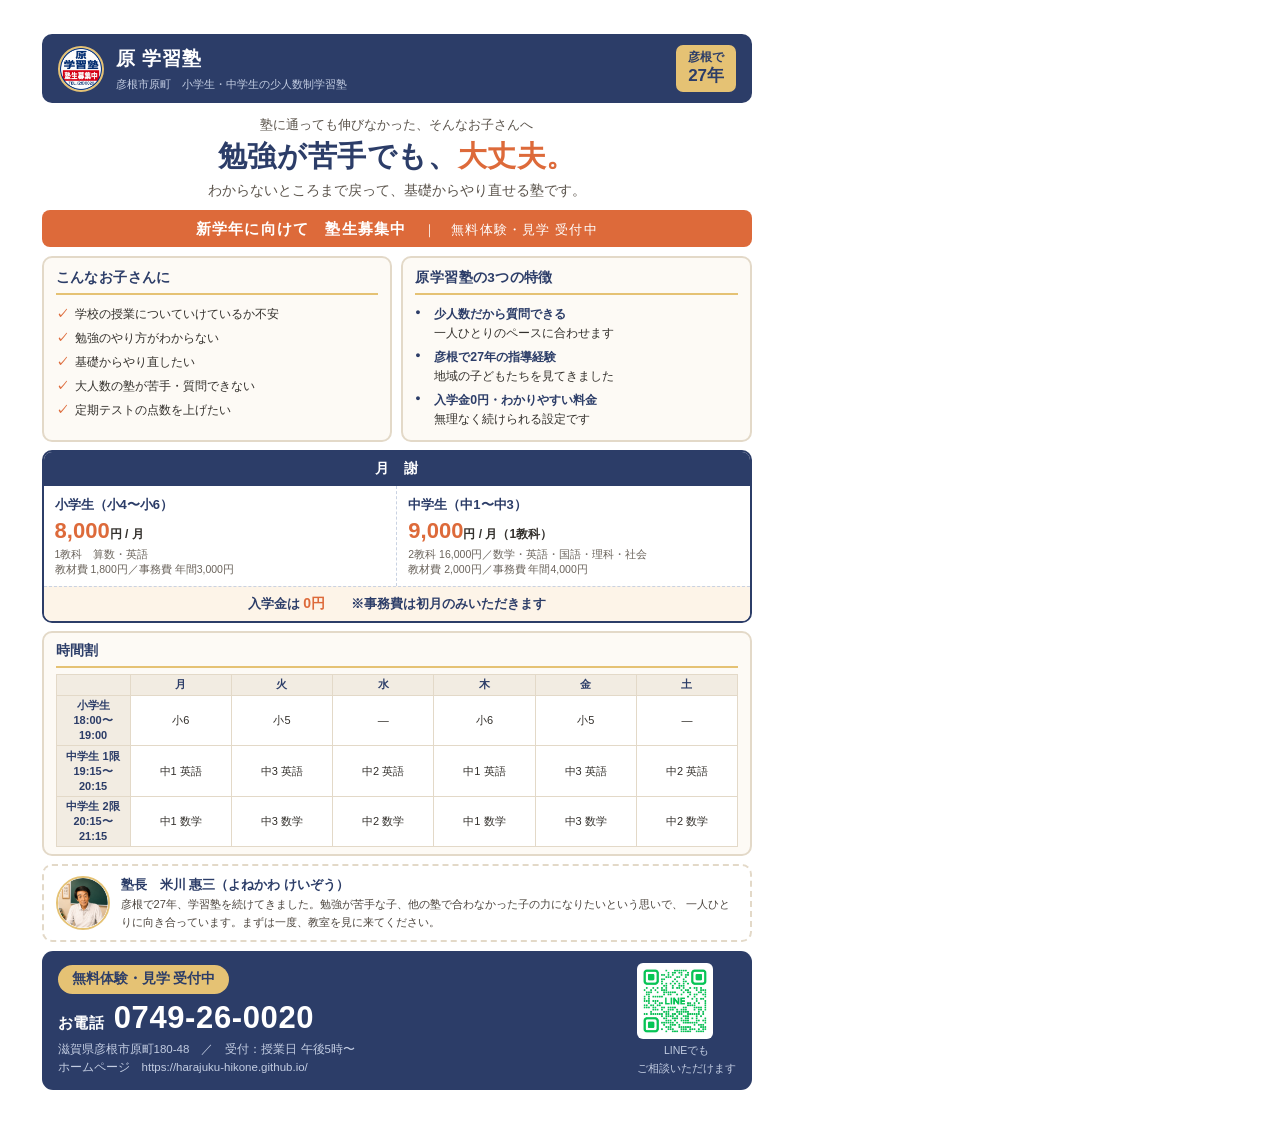
<file: チラシ.html>
<!DOCTYPE html>
<html lang="ja">
<head>
<meta charset="UTF-8">
<title>原学習塾 塾生募集チラシ</title>
<style>
@page { size: A4 portrait; margin: 0; }
* { box-sizing: border-box; margin: 0; padding: 0; }
body {
  font-family: "Hiragino Maru Gothic ProN", "Hiragino Kaku Gothic ProN", "Noto Sans JP", sans-serif;
  color: #33302c;
  line-height: 1.7;
  background: #fff;
  -webkit-print-color-adjust: exact;
  print-color-adjust: exact;
}
.sheet { width: 210mm; height: 297mm; padding: 9mm 11mm; display: flex; flex-direction: column; overflow: hidden; }
.sheet > * { flex-shrink: 0; }

/* ヘッダー帯 */
.topbar {
  background: #2c3d68;
  color: #fff;
  border-radius: 10px;
  padding: 9px 16px;
  display: flex;
  align-items: center;
  gap: 12px;
  margin-bottom: 11px;
}
.topbar .logo { width: 46px; height: 46px; border-radius: 50%; border: 2px solid #e5c274; object-fit: cover; }
.topbar .jname { font-size: 19px; font-weight: bold; letter-spacing: 0.06em; }
.topbar .jsub { font-size: 11px; color: #c3cde2; }
.topbar .years {
  margin-left: auto; text-align: center; background: #e5c274; color: #2c3d68;
  border-radius: 7px; padding: 4px 12px; font-size: 12px; font-weight: bold; line-height: 1.35;
}
.topbar .years b { font-size: 17px; display: block; }

/* キャッチ */
.catch { text-align: center; margin-bottom: 7px; }
.catch .small { font-size: 13px; color: #5b544c; margin-bottom: 2px; }
.catch h1 { font-size: 29px; color: #2c3d68; letter-spacing: 0.02em; line-height: 1.3; }
.catch h1 em { font-style: normal; color: #dd6a3a; }
.catch .sub { font-size: 13.5px; color: #5b544c; margin-top: 4px; }

/* 募集バー */
.recruit {
  background: #dd6a3a; color: #fff; text-align: center;
  border-radius: 8px; padding: 6px; font-size: 15px; font-weight: bold;
  letter-spacing: 0.08em; margin-bottom: 9px;
}
.recruit span { font-size: 12.5px; font-weight: normal; }

/* 2カラム */
.cols { display: flex; gap: 9px; margin-bottom: 8px; }
.col { flex: 1; }

.card { border: 2px solid #e3d9c8; border-radius: 10px; padding: 9px 12px; background: #fdfaf5; height: 100%; }
.card h2 {
  font-size: 13.5px; color: #2c3d68; margin-bottom: 7px;
  border-bottom: 2px solid #e5c274; padding-bottom: 3px; letter-spacing: 0.03em;
}
.card ul { list-style: none; }
.card li { font-size: 12.3px; padding: 2.5px 0 2.5px 19px; position: relative; line-height: 1.55; }
.card li::before { content: "✓"; position: absolute; left: 0; color: #dd6a3a; font-weight: bold; }

.feat li::before { content: "●"; color: #2c3d68; font-size: 9px; top: 4px; }
.feat li b { color: #2c3d68; }

/* 料金 */
.price { border: 2px solid #2c3d68; border-radius: 10px; overflow: hidden; margin-bottom: 8px; }
.price .ph { background: #2c3d68; color: #fff; text-align: center; font-size: 14px; font-weight: bold; padding: 5px; letter-spacing: 0.05em; }
.price .pb { display: flex; }
.price .pcell { flex: 1; padding: 8px 11px; }
.price .pcell + .pcell { border-left: 1px dashed #c9d2e2; }
.price .grade { font-size: 13px; font-weight: bold; color: #2c3d68; margin-bottom: 2px; }
.price .amt { font-size: 22px; font-weight: bold; color: #dd6a3a; line-height: 1.2; }
.price .amt small { font-size: 12px; color: #33302c; }
.price .pnote { font-size: 10.5px; color: #6b645c; line-height: 1.5; margin-top: 2px; }
.price .free { background: #fdf4e8; text-align: center; font-size: 12.5px; font-weight: bold; color: #2c3d68; padding: 5px; border-top: 1px dashed #c9d2e2; }
.price .free b { color: #dd6a3a; font-size: 14px; }

/* 時間割 */
.sched { border: 2px solid #e3d9c8; border-radius: 10px; padding: 7px 12px; margin-bottom: 8px; background: #fdfaf5; }
.sched h2 { font-size: 13.5px; color: #2c3d68; margin-bottom: 6px; border-bottom: 2px solid #e5c274; padding-bottom: 3px; }
.sched table { width: 100%; border-collapse: collapse; font-size: 11px; }
.sched th, .sched td { border: 1px solid #e3d9c8; padding: 2.5px 4px; text-align: center; background: #fff; line-height: 1.35; }
.sched th { background: #f2ece2; color: #2c3d68; font-weight: bold; }
.sched .lbl { background: #f2ece2; font-weight: bold; color: #2c3d68; width: 74px; }

/* 塾長 */
.teacher { display: flex; gap: 11px; align-items: center; border: 2px dashed #e3d9c8; border-radius: 10px; padding: 8px 12px; margin-bottom: 9px; }
.teacher img { width: 54px; height: 54px; border-radius: 50%; object-fit: cover; border: 2px solid #e5c274; flex-shrink: 0; }
.teacher .tname { font-size: 13px; font-weight: bold; color: #2c3d68; }
.teacher .tmsg { font-size: 11.1px; color: #4b443d; line-height: 1.6; }

/* CTA */
.cta { margin-top: auto; background: #2c3d68; border-radius: 11px; padding: 12px 16px; display: flex; align-items: center; gap: 15px; color: #fff; }
.cta .ctaleft { flex: 1; }
.cta .trial { display: inline-block; background: #e5c274; color: #2c3d68; font-size: 13.5px; font-weight: bold; padding: 3px 14px; border-radius: 20px; margin-bottom: 6px; }
.cta .telno { font-size: 31px; font-weight: bold; letter-spacing: 0.02em; line-height: 1.15; }
.cta .telno span { font-size: 15px; }
.cta .addr { font-size: 11.5px; color: #c3cde2; margin-top: 4px; line-height: 1.6; }
.cta .qr { text-align: center; flex-shrink: 0; }
.cta .qr img { width: 76px; height: 76px; background: #fff; border-radius: 6px; padding: 3px; display: block; }
.cta .qr .qlabel { font-size: 10.5px; color: #c3cde2; margin-top: 3px; }
</style>
</head>
<body>
<div class="sheet">

  <div class="topbar">
    <img class="logo" src="ロゴ/A4679C2D-61CD-4B9D-8ED3-A11739E8C9B1.jpeg" alt="原学習塾">
    <div>
      <div class="jname">原 学習塾</div>
      <div class="jsub">彦根市原町　小学生・中学生の少人数制学習塾</div>
    </div>
    <div class="years">彦根で<b>27年</b></div>
  </div>

  <div class="catch">
    <div class="small">塾に通っても伸びなかった、そんなお子さんへ</div>
    <h1>勉強が苦手でも、<em>大丈夫。</em></h1>
    <div class="sub">わからないところまで戻って、基礎からやり直せる塾です。</div>
  </div>

  <div class="recruit">新学年に向けて　塾生募集中　<span>｜　無料体験・見学 受付中</span></div>

  <div class="cols">
    <div class="col">
      <div class="card">
        <h2>こんなお子さんに</h2>
        <ul>
          <li>学校の授業についていけているか不安</li>
          <li>勉強のやり方がわからない</li>
          <li>基礎からやり直したい</li>
          <li>大人数の塾が苦手・質問できない</li>
          <li>定期テストの点数を上げたい</li>
        </ul>
      </div>
    </div>
    <div class="col">
      <div class="card feat">
        <h2>原学習塾の3つの特徴</h2>
        <ul>
          <li><b>少人数だから質問できる</b><br>一人ひとりのペースに合わせます</li>
          <li><b>彦根で27年の指導経験</b><br>地域の子どもたちを見てきました</li>
          <li><b>入学金0円・わかりやすい料金</b><br>無理なく続けられる設定です</li>
        </ul>
      </div>
    </div>
  </div>

  <div class="price">
    <div class="ph">月　謝</div>
    <div class="pb">
      <div class="pcell">
        <div class="grade">小学生（小4〜小6）</div>
        <div class="amt">8,000<small>円 / 月</small></div>
        <div class="pnote">1教科　算数・英語<br>教材費 1,800円／事務費 年間3,000円</div>
      </div>
      <div class="pcell">
        <div class="grade">中学生（中1〜中3）</div>
        <div class="amt">9,000<small>円 / 月（1教科）</small></div>
        <div class="pnote">2教科 16,000円／数学・英語・国語・理科・社会<br>教材費 2,000円／事務費 年間4,000円</div>
      </div>
    </div>
    <div class="free">入学金は <b>0円</b>　　※事務費は初月のみいただきます</div>
  </div>

  <div class="sched">
    <h2>時間割</h2>
    <table>
      <tr>
        <th></th><th>月</th><th>火</th><th>水</th><th>木</th><th>金</th><th>土</th>
      </tr>
      <tr>
        <td class="lbl">小学生<br>18:00〜19:00</td>
        <td>小6</td><td>小5</td><td>―</td><td>小6</td><td>小5</td><td>―</td>
      </tr>
      <tr>
        <td class="lbl">中学生 1限<br>19:15〜20:15</td>
        <td>中1 英語</td><td>中3 英語</td><td>中2 英語</td><td>中1 英語</td><td>中3 英語</td><td>中2 英語</td>
      </tr>
      <tr>
        <td class="lbl">中学生 2限<br>20:15〜21:15</td>
        <td>中1 数学</td><td>中3 数学</td><td>中2 数学</td><td>中1 数学</td><td>中3 数学</td><td>中2 数学</td>
      </tr>
    </table>
  </div>

  <div class="teacher">
    <img src="塾長紹介_円形.png" alt="塾長 米川惠三">
    <div>
      <div class="tname">塾長　米川 惠三（よねかわ けいぞう）</div>
      <div class="tmsg">
        彦根で27年、学習塾を続けてきました。勉強が苦手な子、他の塾で合わなかった子の力になりたいという思いで、
        一人ひとりに向き合っています。まずは一度、教室を見に来てください。
      </div>
    </div>
  </div>

  <div class="cta">
    <div class="ctaleft">
      <span class="trial">無料体験・見学 受付中</span>
      <div class="telno"><span>お電話</span> 0749-26-0020</div>
      <div class="addr">
        滋賀県彦根市原町180-48　／　受付：授業日 午後5時〜<br>
        ホームページ　https://harajuku-hikone.github.io/
      </div>
    </div>
    <div class="qr">
      <img src="Line_QR.jpeg" alt="公式LINE QRコード">
      <div class="qlabel">LINEでも<br>ご相談いただけます</div>
    </div>
  </div>

</div>
</body>
</html>
</file>
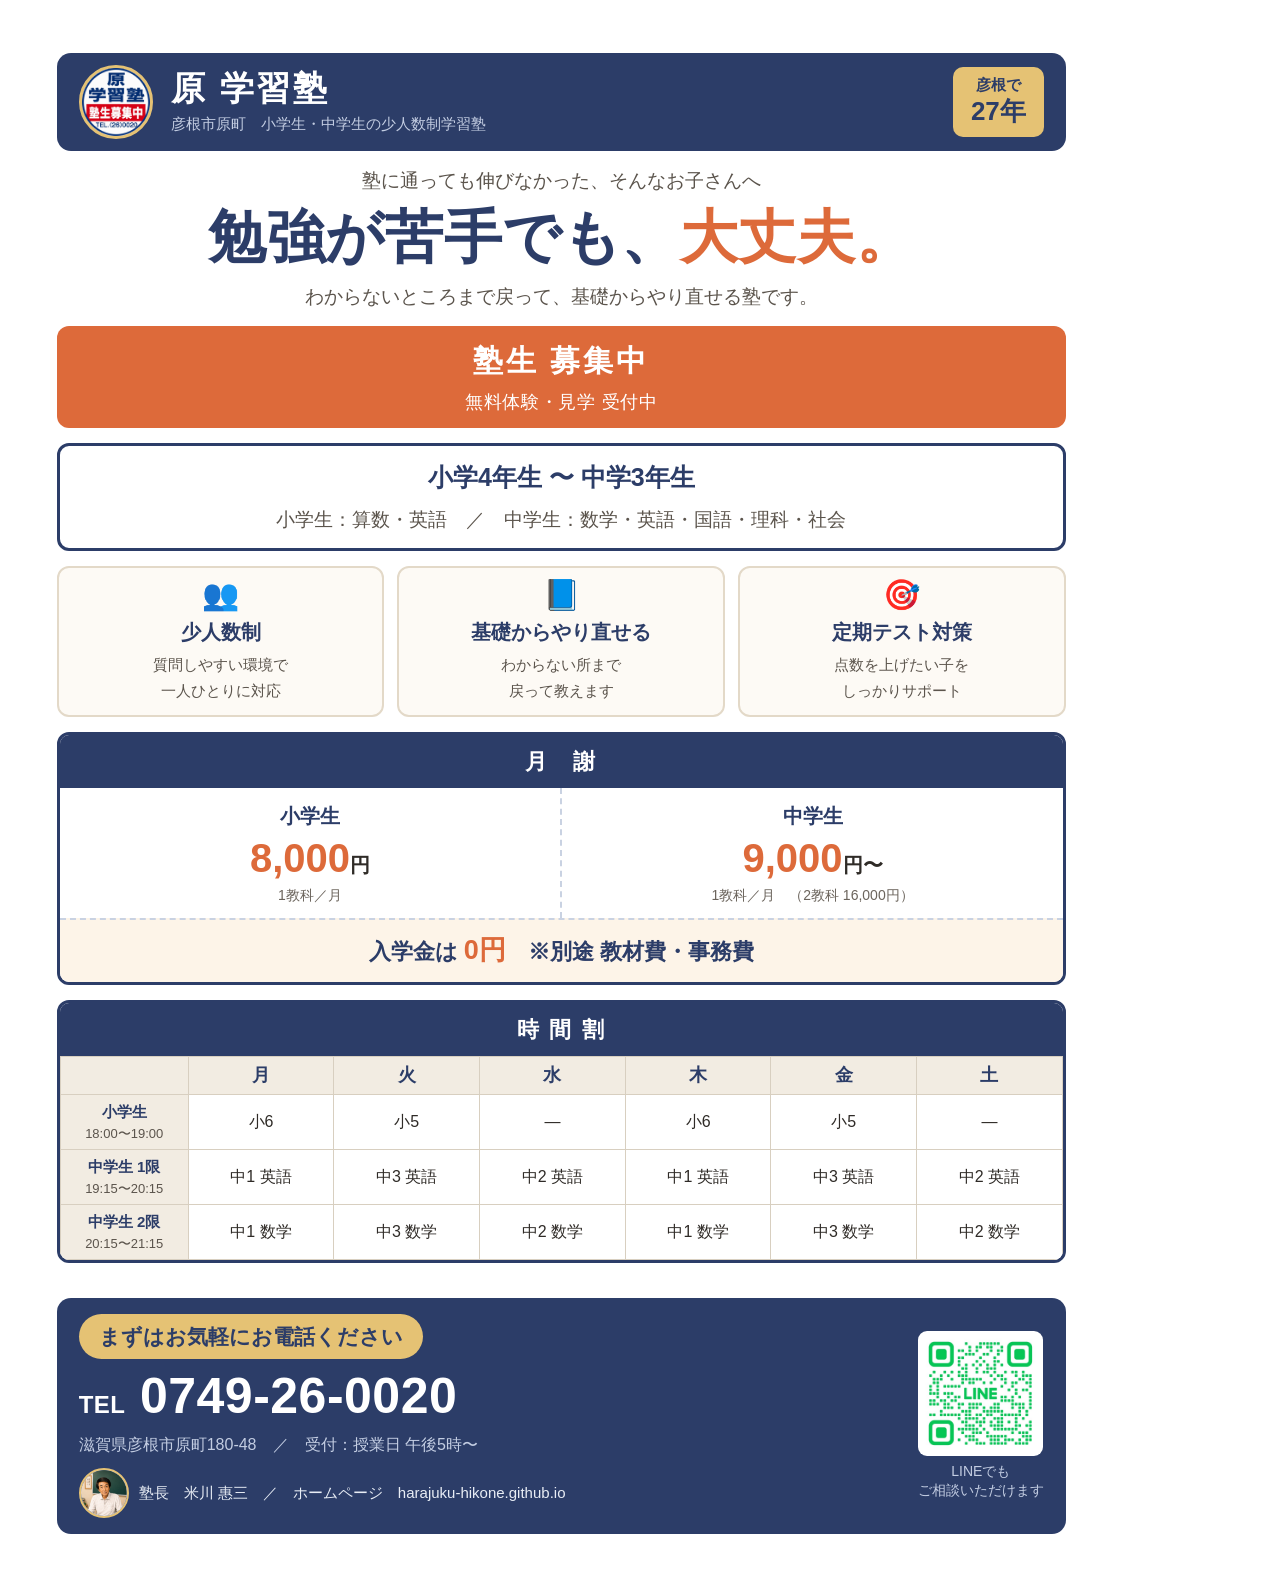
<file: ポスターA3.html>
<!DOCTYPE html>
<html lang="ja">
<head>
<meta charset="UTF-8">
<title>原学習塾 壁掲示用ポスター A3</title>
<style>
@page { size: A3 portrait; margin: 0; }
* { box-sizing: border-box; margin: 0; padding: 0; }
body {
  font-family: "Hiragino Maru Gothic ProN", "Hiragino Kaku Gothic ProN", "Noto Sans JP", sans-serif;
  color: #2f2b27;
  background: #fff;
  line-height: 1.6;
  -webkit-print-color-adjust: exact;
  print-color-adjust: exact;
}
.sheet {
  width: 297mm; height: 420mm;
  padding: 14mm 15mm;
  display: flex; flex-direction: column;
  overflow: hidden;
}
.sheet > * { flex-shrink: 0; }

/* ヘッダー */
.head {
  background: #2c3d68; color: #fff;
  border-radius: 14px;
  padding: 12px 22px;
  display: flex; align-items: center; gap: 18px;
  margin-bottom: 15px;
}
.head img { width: 74px; height: 74px; border-radius: 50%; border: 3px solid #e5c274; object-fit: cover; }
.head .nm { font-size: 34px; font-weight: bold; letter-spacing: 0.08em; line-height: 1.2; }
.head .sb { font-size: 15px; color: #c3cde2; margin-top: 3px; }
.head .yr {
  margin-left: auto; background: #e5c274; color: #2c3d68;
  border-radius: 10px; padding: 8px 18px; text-align: center;
  font-size: 15px; font-weight: bold; line-height: 1.3;
}
.head .yr b { display: block; font-size: 26px; }

/* キャッチ */
.catch { text-align: center; margin-bottom: 14px; }
.catch .pre { font-size: 19px; color: #5b544c; margin-bottom: 5px; }
.catch h1 { font-size: 58px; color: #2c3d68; line-height: 1.25; letter-spacing: 0.01em; }
.catch h1 em { font-style: normal; color: #dd6a3a; }
.catch .post { font-size: 19px; color: #5b544c; margin-top: 8px; }

/* 募集バー */
.recruit {
  background: #dd6a3a; color: #fff; text-align: center;
  border-radius: 12px; padding: 11px;
  font-size: 30px; font-weight: bold; letter-spacing: 0.1em;
  margin-bottom: 15px;
}
.recruit span { display: block; font-size: 18px; font-weight: normal; letter-spacing: 0.04em; margin-top: 3px; }

/* 対象 */
.target {
  text-align: center; border: 3px solid #2c3d68; border-radius: 12px;
  padding: 11px; font-size: 25px; font-weight: bold; color: #2c3d68;
  margin-bottom: 15px;
}
.target span { font-size: 19px; color: #5b544c; font-weight: normal; }

/* 3つの特徴 */
.pts { display: flex; gap: 13px; margin-bottom: 15px; }
.pt {
  flex: 1; background: #fdfaf5; border: 2px solid #e3d9c8;
  border-radius: 12px; padding: 12px 10px; text-align: center;
}
.pt .ic { font-size: 30px; line-height: 1; margin-bottom: 6px; }
.pt b { display: block; font-size: 20px; color: #2c3d68; margin-bottom: 4px; }
.pt span { font-size: 14.5px; color: #5b544c; line-height: 1.5; }

/* 料金 */
.price { border: 3px solid #2c3d68; border-radius: 12px; overflow: hidden; margin-bottom: 15px; }
.price .ph {
  background: #2c3d68; color: #fff; text-align: center;
  font-size: 22px; font-weight: bold; padding: 9px; letter-spacing: 0.1em;
}
.price .pb { display: flex; }
.price .pc { flex: 1; padding: 12px 14px; text-align: center; }
.price .pc + .pc { border-left: 2px dashed #c9d2e2; }
.price .gr { font-size: 20px; font-weight: bold; color: #2c3d68; margin-bottom: 4px; }
.price .am { font-size: 40px; font-weight: bold; color: #dd6a3a; line-height: 1.1; }
.price .am small { font-size: 20px; color: #2f2b27; }
.price .nt { font-size: 14px; color: #6b645c; margin-top: 5px; line-height: 1.5; }
.price .free {
  background: #fdf4e8; text-align: center; padding: 9px;
  font-size: 22px; font-weight: bold; color: #2c3d68; border-top: 2px dashed #c9d2e2;
}
.price .free b { color: #dd6a3a; font-size: 27px; }

/* 時間割 */
.sched { border: 3px solid #2c3d68; border-radius: 12px; overflow: hidden; margin-bottom: 15px; }
.sched .sh {
  background: #2c3d68; color: #fff; text-align: center;
  font-size: 22px; font-weight: bold; padding: 9px; letter-spacing: 0.1em;
}
.sched table { width: 100%; border-collapse: collapse; font-size: 16px; }
.sched th, .sched td {
  border: 1px solid #d8cfc0; padding: 6px 4px; text-align: center; background: #fff; line-height: 1.4;
}
.sched th { background: #f2ece2; color: #2c3d68; font-weight: bold; font-size: 18px; }
.sched .lb { background: #f2ece2; font-weight: bold; color: #2c3d68; width: 128px; font-size: 15px; }
.sched .lb small { font-size: 13px; font-weight: normal; color: #5b544c; }

/* CTA */
.cta {
  margin-top: auto;
  background: #2c3d68; border-radius: 14px;
  padding: 16px 22px; color: #fff;
  display: flex; align-items: center; gap: 22px;
}
.cta .lf { flex: 1; }
.cta .trial {
  display: inline-block; background: #e5c274; color: #2c3d68;
  font-size: 21px; font-weight: bold; padding: 6px 20px; border-radius: 26px;
  margin-bottom: 10px;
}
.cta .tel { font-size: 50px; font-weight: bold; line-height: 1.1; letter-spacing: 0.01em; }
.cta .tel span { font-size: 24px; }
.cta .ad { font-size: 16px; color: #c3cde2; margin-top: 8px; line-height: 1.65; }
.cta .teacher { display: flex; align-items: center; gap: 10px; margin-top: 10px; }
.cta .teacher img { width: 50px; height: 50px; border-radius: 50%; object-fit: cover; border: 2px solid #e5c274; }
.cta .teacher span { font-size: 15px; color: #e8edf5; }
.cta .qr { text-align: center; flex-shrink: 0; }
.cta .qr img { width: 125px; height: 125px; background: #fff; border-radius: 9px; padding: 5px; display: block; }
.cta .qr .lb { font-size: 14px; color: #c3cde2; margin-top: 6px; line-height: 1.4; }
</style>
</head>
<body>
<div class="sheet">

  <div class="head">
    <img src="ロゴ/A4679C2D-61CD-4B9D-8ED3-A11739E8C9B1.jpeg" alt="原学習塾">
    <div>
      <div class="nm">原 学習塾</div>
      <div class="sb">彦根市原町　小学生・中学生の少人数制学習塾</div>
    </div>
    <div class="yr">彦根で<b>27年</b></div>
  </div>

  <div class="catch">
    <div class="pre">塾に通っても伸びなかった、そんなお子さんへ</div>
    <h1>勉強が苦手でも、<em>大丈夫。</em></h1>
    <div class="post">わからないところまで戻って、基礎からやり直せる塾です。</div>
  </div>

  <div class="recruit">
    塾生 募集中
    <span>無料体験・見学 受付中</span>
  </div>

  <div class="target">
    小学4年生 〜 中学3年生<br>
    <span>小学生：算数・英語　／　中学生：数学・英語・国語・理科・社会</span>
  </div>

  <div class="pts">
    <div class="pt">
      <div class="ic">👥</div>
      <b>少人数制</b>
      <span>質問しやすい環境で<br>一人ひとりに対応</span>
    </div>
    <div class="pt">
      <div class="ic">📘</div>
      <b>基礎からやり直せる</b>
      <span>わからない所まで<br>戻って教えます</span>
    </div>
    <div class="pt">
      <div class="ic">🎯</div>
      <b>定期テスト対策</b>
      <span>点数を上げたい子を<br>しっかりサポート</span>
    </div>
  </div>

  <div class="price">
    <div class="ph">月　謝</div>
    <div class="pb">
      <div class="pc">
        <div class="gr">小学生</div>
        <div class="am">8,000<small>円</small></div>
        <div class="nt">1教科／月</div>
      </div>
      <div class="pc">
        <div class="gr">中学生</div>
        <div class="am">9,000<small>円〜</small></div>
        <div class="nt">1教科／月　（2教科 16,000円）</div>
      </div>
    </div>
    <div class="free">入学金は <b>0円</b>　※別途 教材費・事務費</div>
  </div>

  <div class="sched">
    <div class="sh">時 間 割</div>
    <table>
      <tr><th></th><th>月</th><th>火</th><th>水</th><th>木</th><th>金</th><th>土</th></tr>
      <tr>
        <td class="lb">小学生<br><small>18:00〜19:00</small></td>
        <td>小6</td><td>小5</td><td>―</td><td>小6</td><td>小5</td><td>―</td>
      </tr>
      <tr>
        <td class="lb">中学生 1限<br><small>19:15〜20:15</small></td>
        <td>中1 英語</td><td>中3 英語</td><td>中2 英語</td><td>中1 英語</td><td>中3 英語</td><td>中2 英語</td>
      </tr>
      <tr>
        <td class="lb">中学生 2限<br><small>20:15〜21:15</small></td>
        <td>中1 数学</td><td>中3 数学</td><td>中2 数学</td><td>中1 数学</td><td>中3 数学</td><td>中2 数学</td>
      </tr>
    </table>
  </div>

  <div class="cta">
    <div class="lf">
      <span class="trial">まずはお気軽にお電話ください</span>
      <div class="tel"><span>TEL</span> 0749-26-0020</div>
      <div class="ad">滋賀県彦根市原町180-48　／　受付：授業日 午後5時〜</div>
      <div class="teacher">
        <img src="塾長紹介_円形.png" alt="塾長 米川惠三">
        <span>塾長　米川 惠三　／　ホームページ　harajuku-hikone.github.io</span>
      </div>
    </div>
    <div class="qr">
      <img src="Line_QR.jpeg" alt="公式LINE QRコード">
      <div class="lb">LINEでも<br>ご相談いただけます</div>
    </div>
  </div>

</div>
</body>
</html>
</file>
<file: style.css>
:root {
  --navy: #2c3d68;   /* おだやかな紺（メイン） */
  --blue: #5f8bc4;   /* くすみブルー */
  --red: #dd8f66;    /* くすみオレンジ */
  --light: #fdfaf5;  /* やさしいクリーム地 */
  --white: #ffffff;
  --text: #3a3733;
  --muted: #7d766e;
  --cream-line: #ece3d6;
  --pop-yellow: #e5c274;  /* くすみゴールド */
  --pop-pink: #d597a6;    /* くすみピンク */
  --pop-green: #79b39a;   /* くすみグリーン */
  --pop-sky: #8fb0d4;
  --pop-lavender: #9490bd; /* くすみラベンダー */
}
* { box-sizing: border-box; margin: 0; padding: 0; }
body {
  font-family: "Hiragino Maru Gothic ProN", "Hiragino Kaku Gothic ProN", "Noto Sans JP", sans-serif;
  background: var(--light);
  color: var(--text);
  line-height: 1.8;
  -webkit-text-size-adjust: 100%;
}

/* ===== 細いアクセントライン ===== */
.stripe {
  height: 4px;
  background: var(--red);
}

/* ===== ヘッダー ===== */
header {
  background: var(--navy);
  padding: 14px 24px;
  display: flex;
  align-items: center;
  gap: 16px;
  position: sticky;
  top: 0;
  z-index: 100;
  box-shadow: 0 2px 10px rgba(90,80,70,0.16);
}
header img.header-logo {
  width: 56px;
  height: 56px;
  border-radius: 50%;
  object-fit: cover;
  flex-shrink: 0;
  border: 3px solid var(--pop-yellow);
}
.header-text h1 {
  color: white;
  font-size: 20px;
  letter-spacing: 0.08em;
}
.header-text p {
  color: #efeae2;
  font-size: 12px;
  margin-top: 2px;
}
header .header-tel {
  margin-left: auto;
  text-align: right;
  color: white;
}
header .header-tel span {
  display: block;
  font-size: 11px;
  color: #efeae2;
}
header .header-tel a {
  color: white;
  font-size: 18px;
  font-weight: bold;
  text-decoration: none;
  letter-spacing: 0.05em;
  white-space: nowrap;
}

/* ===== ヒーロー ===== */
.hero {
  position: relative;
  height: 380px;
  overflow: hidden;
}
.hero img.hero-bg {
  width: 100%;
  height: 100%;
  object-fit: cover;
  object-position: center 35%;
  filter: brightness(0.45);
}
.hero-overlay {
  position: absolute;
  inset: 0;
  background: linear-gradient(to bottom, rgba(60,56,50,0.5) 0%, rgba(60,56,50,0.66) 100%);
}
.hero-content {
  position: absolute;
  inset: 0;
  display: flex;
  align-items: center;
  justify-content: center;
  flex-direction: column;
  text-align: center;
  padding: 24px;
  gap: 16px;
}
.hero-content img.hero-logo {
  width: 110px;
  height: 110px;
  border-radius: 50%;
  border: 3px solid rgba(255,255,255,0.7);
  object-fit: cover;
}
.hero-content h2 {
  color: white;
  font-size: 24px;
  text-shadow: 0 2px 6px rgba(0,0,0,0.5);
  line-height: 1.4;
}
.hero-content p {
  color: #f2eee8;
  font-size: 14px;
}
.hero-badge {
  background: var(--navy);
  color: white;
  font-size: 13px;
  font-weight: bold;
  padding: 6px 18px;
  border-radius: 30px;
  letter-spacing: 0.05em;
}
.hero-cta {
  display: inline-flex;
  align-items: center;
  gap: 10px;
  background: #06C755;
  color: white;
  font-size: 16px;
  font-weight: bold;
  padding: 14px 26px;
  border-radius: 40px;
  text-decoration: none;
  line-height: 1.4;
  box-shadow: 0 6px 18px rgba(6,199,85,0.45);
  transition: transform 0.2s, box-shadow 0.2s;
  text-align: left;
}
.hero-cta:hover {
  transform: translateY(-2px);
  box-shadow: 0 8px 22px rgba(6,199,85,0.55);
}
.hero-cta .hero-cta-icon { font-size: 24px; }
.hero-cta .hero-cta-sub {
  display: block;
  font-size: 11px;
  font-weight: normal;
  opacity: 0.95;
  margin-top: 2px;
}

/* ===== セクション共通 ===== */
section {
  max-width: 820px;
  margin: 0 auto;
  padding: 40px 20px;
}
.section-title {
  font-size: 20px;
  color: var(--navy);
  border-left: 5px solid var(--blue);
  padding-left: 14px;
  margin-bottom: 20px;
  letter-spacing: 0.03em;
}
.section-title span {
  font-size: 13px;
  color: var(--muted);
  margin-left: 8px;
  font-weight: normal;
}

/* ===== 悩みセクション ===== */
.worry-section {
  background: white;
}
.worry-grid {
  display: grid;
  grid-template-columns: repeat(auto-fit, minmax(220px, 1fr));
  gap: 12px;
}
.worry-item {
  background: var(--light);
  border-left: 4px solid var(--blue);
  padding: 14px 16px;
  border-radius: 14px;
  font-size: 14px;
}

/* ===== こんな子におすすめ ===== */
.recommend-section { background: var(--light); }
.recommend-list {
  display: flex;
  flex-direction: column;
  gap: 12px;
}
.recommend-item {
  display: flex;
  align-items: center;
  gap: 14px;
  background: white;
  border-radius: 10px;
  padding: 16px 18px;
  font-size: 15px;
  box-shadow: 0 2px 8px rgba(0,0,0,0.05);
}
.recommend-item .check {
  flex-shrink: 0;
  width: 28px;
  height: 28px;
  border-radius: 50%;
  background: var(--blue);
  color: white;
  display: flex;
  align-items: center;
  justify-content: center;
  font-size: 15px;
  font-weight: bold;
}
.recommend-note {
  margin-top: 18px;
  text-align: center;
  font-size: 15px;
  font-weight: bold;
  color: var(--navy);
}

/* ===== 月謝ハイライト ===== */
.fee-highlight {
  background: var(--light);
  color: var(--text);
  padding: 36px 20px;
  text-align: center;
  border-bottom: 1px solid #e8e3db;
}
.fee-highlight .fee-title { color: var(--navy); }
.fee-highlight .fee-lead { color: var(--muted) !important; }
.fee-card {
  border: 2px solid #e8e3db;
  box-shadow: 0 3px 10px rgba(0,0,0,0.05);
}
.fee-highlight .fee-link { color: var(--navy) !important; }
.fee-highlight .fee-title {
  font-size: 18px;
  font-weight: bold;
  margin-bottom: 4px;
}
.fee-highlight .fee-lead {
  font-size: 13px;
  color: #efeae2;
  margin-bottom: 20px;
}
.fee-cards {
  display: flex;
  gap: 16px;
  justify-content: center;
  flex-wrap: wrap;
  max-width: 600px;
  margin: 0 auto;
}
.fee-card {
  background: white;
  color: var(--navy);
  border-radius: 14px;
  padding: 20px 28px;
  min-width: 200px;
  flex: 1;
}
.fee-card .fee-grade { font-size: 15px; font-weight: bold; margin-bottom: 6px; }
.fee-card .fee-amount {
  font-size: 30px;
  font-weight: bold;
  color: var(--navy);
  line-height: 1.2;
}
.fee-card .fee-amount small { font-size: 15px; color: var(--navy); font-weight: bold; }
.fee-card .fee-unit { font-size: 12px; color: var(--muted); margin-top: 4px; }
.fee-highlight .fee-free {
  display: inline-block;
  margin-top: 18px;
  background: var(--navy);
  color: white;
  font-size: 14px;
  font-weight: bold;
  padding: 7px 22px;
  border-radius: 30px;
}
.fee-highlight .fee-link {
  display: block;
  margin-top: 16px;
  color: #efeae2;
  font-size: 13px;
  text-decoration: underline;
}

/* ===== 特徴セクション ===== */
.features-section {
  background: var(--light);
  color: var(--text);
  max-width: 100%;
  padding: 50px 20px;
}
.features-inner {
  max-width: 820px;
  margin: 0 auto;
}
.features-inner .section-title {
  color: var(--navy);
  border-color: var(--red);
}
.features-grid {
  display: grid;
  grid-template-columns: repeat(auto-fit, minmax(180px, 1fr));
  gap: 16px;
  margin-top: 20px;
}
.feature-card {
  background: var(--white);
  border: 1px solid #e7ddcb;
  border-radius: 12px;
  padding: 24px 16px;
  text-align: center;
  box-shadow: 0 3px 12px rgba(0,0,0,0.08);
}
.feature-card .icon { font-size: 32px; margin-bottom: 12px; }
.feature-card strong { display: block; font-size: 15px; margin-bottom: 6px; color: var(--navy); }
.feature-card p { font-size: 13px; color: var(--muted); }

/* ===== 科目セクション ===== */
.subjects-section { background: white; }
.subject-tags {
  display: flex;
  flex-wrap: wrap;
  gap: 10px;
  margin-top: 8px;
}
.subject-tags .label {
  font-weight: bold;
  color: var(--navy);
  font-size: 14px;
  margin-bottom: 6px;
}
.tag {
  background: var(--navy);
  color: white;
  padding: 6px 14px;
  border-radius: 20px;
  font-size: 13px;
}
.tag.red { background: var(--red); }
.subject-row { margin-bottom: 16px; }

/* ===== 時間割セクション ===== */
.schedule-section { background: var(--light); }
.schedule-tables {
  display: grid;
  grid-template-columns: 1fr 1fr;
  gap: 20px;
}
@media (max-width: 600px) { .schedule-tables { grid-template-columns: 1fr; } }
.schedule-table-wrap h3 {
  background: var(--navy);
  color: white;
  text-align: center;
  padding: 8px;
  border-radius: 8px 8px 0 0;
  font-size: 14px;
}
table.schedule {
  width: 100%;
  border-collapse: collapse;
  background: white;
  border-radius: 0 0 8px 8px;
  overflow: hidden;
  font-size: 13px;
}
table.schedule th, table.schedule td {
  border: 1px solid #e8ded0;
  padding: 8px 6px;
  text-align: center;
}
table.schedule th { background: #eaf3ec; color: var(--navy); font-weight: bold; }
table.schedule td.day { font-weight: bold; color: var(--navy); }
table.schedule tr.mid1 td { background: #fdf1e6; }
table.schedule tr.mid2 td { background: #fbf7e4; }
table.schedule tr.mid3 td { background: #eaf3ec; }
table.schedule tr.elem td { background: #f3f9f0; }

/* ===== 料金セクション ===== */
.pricing-section { background: white; }
.pricing-grid {
  display: grid;
  grid-template-columns: 1fr 1fr;
  gap: 20px;
}
@media (max-width: 600px) { .pricing-grid { grid-template-columns: 1fr; } }
.pricing-card {
  border: 2px solid var(--navy);
  border-radius: 12px;
  overflow: hidden;
}
.pricing-card-header {
  background: var(--navy);
  color: white;
  text-align: center;
  padding: 14px;
}
.pricing-card-header h3 { font-size: 16px; }
.pricing-card-header .subjects { font-size: 12px; color: #efeae2; margin-top: 4px; }
.pricing-card-body { padding: 16px; }
.pricing-row {
  display: flex;
  justify-content: space-between;
  align-items: center;
  padding: 8px 0;
  border-bottom: 1px solid #eee;
  font-size: 14px;
}
.pricing-row:last-child { border-bottom: none; }
.pricing-row .label { color: var(--muted); }
.pricing-row .amount { font-weight: bold; color: var(--navy); }
.pricing-total {
  background: var(--light);
  border-radius: 8px;
  padding: 12px;
  text-align: center;
  margin-top: 12px;
}
.pricing-total .total-label { font-size: 12px; color: var(--muted); }
.pricing-total .total-amount { font-size: 22px; font-weight: bold; color: var(--navy); margin-top: 2px; }
.pricing-note {
  font-size: 12px;
  color: var(--muted);
  margin-top: 16px;
  padding: 12px;
  background: #fdf6e9;
  border-left: 3px solid #e8a33d;
  border-radius: 4px;
}
.free-badge {
  background: #e8f5e9;
  color: #2e7d32;
  font-size: 12px;
  font-weight: bold;
  padding: 2px 8px;
  border-radius: 10px;
}

/* ===== 教室セクション ===== */
.classroom-section { background: var(--light); }
.gallery {
  display: grid;
  grid-template-columns: 1fr 1fr;
  gap: 12px;
  margin-top: 4px;
}
.gallery img {
  width: 100%;
  border-radius: 10px;
  object-fit: cover;
  height: 210px;
  box-shadow: 0 2px 8px rgba(0,0,0,0.12);
}

/* ===== 講師セクション ===== */
.teacher-section { background: white; }
.teacher-card {
  display: flex;
  align-items: center;
  gap: 24px;
  background: var(--light);
  border-radius: 12px;
  padding: 24px;
}
.teacher-logo {
  width: 220px;
  height: 220px;
  border-radius: 50%;
  object-fit: contain;
  flex-shrink: 0;
}
.teacher-info h3 { font-size: 18px; color: var(--navy); margin-bottom: 6px; }
.teacher-info p { font-size: 14px; color: #444; }
@media (max-width: 500px) { .teacher-card { flex-direction: column; text-align: center; } }

/* ===== 卒業生の声セクション ===== */
.voice-section { background: var(--light); }
.voice-grid {
  display: grid;
  grid-template-columns: repeat(auto-fit, minmax(220px, 1fr));
  gap: 16px;
}
.voice-card {
  background: white;
  border-radius: 12px;
  padding: 20px;
  box-shadow: 0 2px 12px rgba(0,0,0,0.07);
  position: relative;
}
.voice-card::before {
  content: "\201C";
  font-size: 60px;
  color: var(--blue);
  opacity: 0.15;
  position: absolute;
  top: 4px;
  left: 12px;
  line-height: 1;
  font-family: Georgia, serif;
}
.voice-card p {
  font-size: 14px;
  color: #444;
  line-height: 1.8;
  margin-bottom: 12px;
}
.voice-card .voice-from {
  font-size: 12px;
  color: var(--muted);
  text-align: right;
  border-top: 1px solid #eee;
  padding-top: 8px;
}

/* ===== CTAセクション ===== */
.cta-section {
  background: linear-gradient(135deg, var(--navy) 0%, #6aa37f 100%);
  padding: 50px 20px;
  text-align: center;
}
.cta-section h2 { color: white; font-size: 22px; margin-bottom: 8px; }
.cta-section .cta-sub { color: #efeae2; font-size: 14px; margin-bottom: 28px; }
.cta-cards {
  display: flex;
  gap: 20px;
  justify-content: center;
  flex-wrap: wrap;
  max-width: 620px;
  margin: 0 auto;
}
.cta-card {
  background: white;
  border-radius: 14px;
  padding: 22px 28px;
  min-width: 220px;
  text-align: center;
}
.cta-card .cta-icon { font-size: 28px; margin-bottom: 8px; }
.cta-card .cta-label { font-size: 12px; color: var(--muted); margin-bottom: 4px; }
.cta-card a {
  display: block;
  font-size: 20px;
  font-weight: bold;
  color: var(--navy);
  text-decoration: none;
  letter-spacing: 0.04em;
}
.cta-card a:hover { color: var(--red); }
.cta-card .cta-note { font-size: 11px; color: var(--muted); margin-top: 4px; }
.cta-address {
  color: #f2eee8;
  font-size: 13px;
  margin-top: 24px;
}

/* ===== フッター ===== */
footer {
  background: var(--navy);
  color: #efeae2;
  text-align: center;
  padding: 16px;
  font-size: 12px;
}

/* ===== 区切り ===== */
.divider {
  height: 4px;
  background: var(--red);
}

/* ===== アットホームな質感の調整 ===== */
.section-title { border-left-width: 6px; border-radius: 2px; }
.feature-card { border-radius: 18px; }
.pricing-card { border-radius: 18px; border-width: 2px; }
.voice-card { border-radius: 18px; }
.recommend-item { border-radius: 16px; }
.fee-card { border-radius: 18px; }
.gallery img { border-radius: 18px; }
.box { border-radius: 14px; }
table.schedule { border-radius: 0 0 16px 16px; }
.schedule-table-wrap h3 { border-radius: 16px 16px 0 0; }
.teacher-card { border-radius: 20px; }
.cta-card { border-radius: 18px; }
.mobile-bar a.mb-tel { background: var(--navy); }

/* ===== 当初ご提案のアットホーム案（ポップ版）デザイン ===== */
/* 落ち着いたアクセントライン（3色） */
.stripe, .divider {
  height: 5px;
  background: repeating-linear-gradient(
    90deg,
    var(--pop-yellow) 0px, var(--pop-yellow) 40px,
    var(--red) 40px, var(--red) 80px,
    var(--pop-green) 80px, var(--pop-green) 120px
  );
}

/* ヘッダー */
header {
  background: var(--navy);
  box-shadow: none;
}
header img.header-logo {
  border-radius: 14px;
  border: 3px solid var(--pop-yellow) !important;
}
.header-text p, header .header-tel span { color: #aac; }
header .header-tel a { color: var(--pop-yellow); }

/* ヒーロー：カラフルなグラデーション */
.hero {
  height: auto;
  min-height: 380px;
  background: linear-gradient(135deg, #2c3d68 0%, #4d6f9e 60%, #5f8bc4 100%);
  display: flex;
  align-items: center;
  justify-content: center;
}
.hero img.hero-bg { display: none; }
.hero-overlay { display: none; }
.hero-content {
  position: static;
  padding: 44px 20px;
  width: 100%;
}
.hero-content img.hero-logo { border: 5px solid var(--pop-yellow); }
.hero-content p { color: rgba(255,255,255,0.85); }
.hero-badge { background: var(--pop-yellow); color: var(--navy); }

/* セクション見出し：丸みのある下線 */
.section-title {
  border-left: none;
  padding-left: 0;
  position: relative;
  padding-bottom: 10px;
  color: var(--navy);
}
.section-title::after {
  content: "";
  position: absolute;
  left: 0; bottom: 0;
  width: 64px; height: 5px;
  border-radius: 5px;
  background: var(--red);
}
.recommend-section .section-title::after { background: var(--pop-green); }
.subjects-section .section-title::after { background: var(--blue); }
.schedule-section .section-title::after { background: var(--blue); }
.pricing-section .section-title::after { background: var(--pop-yellow); }
.classroom-section .section-title::after { background: var(--pop-green); }
.voice-section .section-title::after { background: var(--pop-yellow); }

/* セクション背景：白と淡いクリームの交互 */
.worry-section, .subjects-section, .pricing-section, .teacher-section { background: var(--white); }
.recommend-section, .classroom-section, .schedule-section, .voice-section { background: var(--light); }
.features-section { background: var(--light); color: var(--text); }
.features-inner .section-title { color: var(--navy); }
.features-inner .section-title::after { background: var(--red); }

/* お悩みカード：破線でやわらかく */
.worry-item {
  background: var(--light);
  border: 2px dashed #e3cdb2;
  border-left: 2px dashed #e3cdb2;
  border-radius: 14px;
  box-shadow: none;
}

/* おすすめリスト */
.recommend-item {
  background: var(--white);
  border: 1px solid var(--cream-line);
  border-radius: 16px;
  box-shadow: 0 2px 8px rgba(0,0,0,0.04);
}
.recommend-item .check { background: var(--blue); }

/* 特徴カード：上部にカラーライン＋ホバーで浮く */
.feature-card {
  background: var(--white);
  border: 1px solid var(--cream-line);
  border-top: 4px solid var(--red);
  border-radius: 20px;
  box-shadow: 0 3px 14px rgba(0,0,0,0.06);
  transition: transform 0.2s;
}
.feature-card:hover { transform: translateY(-4px); }
.feature-card:nth-child(2) { border-top-color: var(--blue); }
.feature-card:nth-child(3) { border-top-color: var(--pop-green); }
.feature-card:nth-child(4) { border-top-color: var(--pop-yellow); }

/* 科目タグ：やさしい配色 */
.subject-tags .tag { background: #eef2f8; color: #40587c; }
.subject-tags .tag:nth-child(2) { background: #eef5f1; color: #3f7360; }
.subject-tags .tag:nth-child(3) { background: #f6f1e8; color: #7a6435; }
.subject-tags .tag:nth-child(4) { background: #f7f0ea; color: #8a5a3c; }
.subject-tags .tag:nth-child(5) { background: #f3eef4; color: #6a5b78; }

/* 時間割：グラデーション見出し */
.schedule-table-wrap:nth-child(1) h3 {
  background: var(--blue);
  border-radius: 14px 14px 0 0;
}
.schedule-table-wrap:nth-child(2) h3 {
  background: var(--navy);
  border-radius: 14px 14px 0 0;
}
table.schedule { border: none; border-radius: 0 0 14px 14px; }
table.schedule th { background: #f6f4f0; color: var(--navy); }
table.schedule th, table.schedule td { border: 1px solid #eee; }
table.schedule td.day { color: var(--navy); }
table.schedule tr.elem td,
table.schedule tr.mid1 td,
table.schedule tr.mid2 td,
table.schedule tr.mid3 td { background: transparent; }
table.schedule tbody tr:nth-child(odd) td { background: #fbfaf7; }

/* 料金カード */
.pricing-card {
  border: 1px solid var(--cream-line);
  border-radius: 20px;
  box-shadow: 0 3px 16px rgba(0,0,0,0.07);
}
.pricing-card:nth-child(1) .pricing-card-header { background: var(--blue); }
.pricing-card:nth-child(2) .pricing-card-header { background: var(--navy); }
.pricing-row { border-bottom: 2px dashed #f0ece5; }
.pricing-total { background: var(--light); }
.pricing-total .total-amount { color: var(--red); }
.free-badge { background: var(--pop-green); color: #ffffff; }
.pricing-note { background: #fbf7ee; border-left: 4px solid var(--pop-yellow); border-radius: 10px; }

/* 月謝ハイライト */
.fee-highlight { background: var(--white); border-bottom: none; }
.fee-card {
  border: 2px solid var(--cream-line);
  border-radius: 18px;
  box-shadow: 0 3px 12px rgba(0,0,0,0.05);
}
.fee-card:nth-child(1) { border-color: #d8e2ef; }
.fee-card:nth-child(2) { border-color: #ecdcc9; }
.fee-card .fee-amount { color: var(--red); }
.fee-highlight .fee-free { background: var(--red); }

/* 卒業生の声 */
.voice-card {
  background: var(--white);
  border: 1px solid var(--cream-line);
  border-radius: 18px;
  box-shadow: 0 3px 12px rgba(0,0,0,0.05);
}
.voice-card::before { color: var(--pop-yellow); opacity: 0.5; }

/* 塾長カード */
.teacher-card {
  background: var(--light);
  border: 1px solid var(--cream-line);
  border-radius: 20px;
}
.teacher-logo { border: 4px solid var(--cream-line) !important; }

/* 教室写真 */
.gallery img { border-radius: 18px; box-shadow: 0 4px 16px rgba(0,0,0,0.1); }

/* CTA */
.cta-section { background: var(--navy); }
.cta-section .cta-sub { color: rgba(255,255,255,0.9) !important; }
.cta-address { color: rgba(255,255,255,0.92) !important; }
.cta-card { border-radius: 18px; box-shadow: 0 8px 30px rgba(0,0,0,0.15); }

/* フッター */
footer { background: var(--navy); color: #aab; }

/* スマホ固定バー・トップへ戻る */
.mobile-bar a.mb-tel { background: var(--red); }
.to-top { background: var(--navy); }

/* ===== スクロール表示アニメーション ===== */
.reveal {
  opacity: 0;
  transform: translateY(24px);
  transition: opacity 0.7s ease, transform 0.7s ease;
}
.reveal.is-visible {
  opacity: 1;
  transform: translateY(0);
}
@media (prefers-reduced-motion: reduce) {
  .reveal { opacity: 1; transform: none; transition: none; }
}

/* ===== ヘッダー スクロール時 ===== */
header.shrink { padding-top: 8px; padding-bottom: 8px; }
header.shrink img.header-logo { width: 44px; height: 44px; }

/* ===== トップへ戻るボタン ===== */
.to-top {
  position: fixed;
  right: 18px;
  bottom: 24px;
  width: 46px;
  height: 46px;
  border-radius: 50%;
  background: var(--navy);
  color: white;
  border: none;
  font-size: 20px;
  cursor: pointer;
  display: flex;
  align-items: center;
  justify-content: center;
  box-shadow: 0 4px 14px rgba(0,0,0,0.3);
  opacity: 0;
  visibility: hidden;
  transition: opacity 0.3s, visibility 0.3s;
  z-index: 150;
}
.to-top.show { opacity: 0.92; visibility: visible; }
@media (max-width: 600px) {
  .to-top { bottom: 84px; right: 14px; width: 42px; height: 42px; }
}

/* ===== スマホ固定アクションバー ===== */
.mobile-bar { display: none; }
.mobile-bar a {
  display: flex;
  flex-direction: column;
  align-items: center;
  justify-content: center;
  gap: 2px;
  flex: 1;
  padding: 9px 0;
  text-decoration: none;
  color: white;
  font-size: 13px;
  font-weight: bold;
  line-height: 1.3;
}
.mobile-bar a .mb-icon { font-size: 19px; }
.mobile-bar a.mb-tel { background: var(--navy); }
.mobile-bar a.mb-line { background: #06C755; }

/* ===== スマホ最適化 ===== */
@media (max-width: 600px) {
  body { line-height: 1.85; }

  /* ヘッダー */
  header { padding: 10px 14px; gap: 10px; }
  header img.header-logo { width: 46px; height: 46px; }
  .header-text h1 { font-size: 17px; letter-spacing: 0.04em; }
  .header-text p { font-size: 10.5px; line-height: 1.4; }
  header .header-tel span { font-size: 9px; }
  header .header-tel a { font-size: 15px; }

  /* ヒーロー */
  .hero { height: auto; min-height: 320px; }
  .hero img.hero-bg { position: absolute; inset: 0; }
  .hero-content { position: relative; padding: 28px 18px; gap: 14px; }
  .hero-content img.hero-logo { width: 90px; height: 90px; }
  .hero-content h2 { font-size: 20px; line-height: 1.5; }
  .hero-content p { font-size: 13px; }

  /* セクション全般 */
  section, .features-inner, .cta-section { padding-left: 16px; padding-right: 16px; }
  section { padding-top: 32px; padding-bottom: 32px; }
  .section-title { font-size: 18px; }
  .features-section { padding: 36px 16px; }

  /* 本文の読みやすさ */
  .box, .worry-item, .pricing-row, .teacher-info p, .voice-card p { font-size: 15px; }

  /* 時間割: 余白を詰める */
  table.schedule th, table.schedule td { padding: 9px 4px; font-size: 13px; }

  /* 講師カード: 写真をやや小さく */
  .teacher-logo { width: 150px; height: 150px; }
  .teacher-info p { text-align: left; }

  /* フッターが固定バーに隠れないよう余白 */
  footer { padding-bottom: 80px; }

  /* 固定アクションバー表示 */
  .mobile-bar {
    display: flex;
    position: fixed;
    bottom: 0; left: 0; right: 0;
    z-index: 200;
    box-shadow: 0 -2px 12px rgba(0,0,0,0.25);
    padding-bottom: env(safe-area-inset-bottom);
  }
}

/* ===== 下層ページ用 ===== */
.page-head {
  background: var(--navy);
  color: #fff;
  padding: 34px 20px 30px;
  text-align: center;
}
.page-head h2 { font-size: 24px; letter-spacing: 0.04em; margin-bottom: 6px; }
.page-head p { font-size: 13.5px; color: #c3cde2; }

.breadcrumb {
  max-width: 820px;
  margin: 0 auto;
  padding: 12px 20px 0;
  font-size: 12px;
  color: var(--muted);
}
.breadcrumb a { color: var(--blue); text-decoration: none; }
.breadcrumb a:hover { text-decoration: underline; }

.lead-text {
  max-width: 820px;
  margin: 0 auto;
  padding: 0 20px;
  font-size: 15px;
}

/* サイト内リンク一覧 */
.pagelinks { background: var(--light); }
.pagelinks-grid {
  display: grid;
  grid-template-columns: repeat(auto-fit, minmax(170px, 1fr));
  gap: 12px;
}
.pagelink {
  display: block;
  background: var(--white);
  border: 1px solid var(--cream-line);
  border-radius: 14px;
  padding: 16px 18px;
  text-decoration: none;
  color: var(--text);
  box-shadow: 0 2px 8px rgba(0,0,0,0.04);
  transition: transform 0.2s;
}
.pagelink:hover { transform: translateY(-3px); }
.pagelink b { display: block; color: var(--navy); font-size: 15px; margin-bottom: 3px; }
.pagelink span { font-size: 12.5px; color: var(--muted); }

/* Q&A */
.qa { border-bottom: 1px dashed var(--cream-line); padding: 16px 0; }
.qa:last-child { border-bottom: none; }
.qa .q {
  font-size: 15.5px; font-weight: bold; color: var(--navy);
  display: flex; gap: 10px; align-items: flex-start; margin-bottom: 8px;
}
.qa .q::before {
  content: "Q"; background: var(--navy); color: #fff; flex-shrink: 0;
  width: 24px; height: 24px; border-radius: 50%;
  display: flex; align-items: center; justify-content: center;
  font-size: 13px;
}
.qa .a {
  font-size: 14.5px; display: flex; gap: 10px; align-items: flex-start; color: #4b443d;
}
.qa .a::before {
  content: "A"; background: var(--red); color: #fff; flex-shrink: 0;
  width: 24px; height: 24px; border-radius: 50%;
  display: flex; align-items: center; justify-content: center;
  font-size: 13px; font-weight: bold;
}

/* 下層ページのCTA */
.page-cta {
  background: var(--navy); color: #fff; text-align: center;
  padding: 36px 20px;
}
.page-cta h3 { font-size: 19px; margin-bottom: 6px; }
.page-cta p { font-size: 13.5px; color: #c3cde2; margin-bottom: 16px; }
.page-cta .tel {
  font-size: 28px; font-weight: bold; color: #fff;
  text-decoration: none; display: inline-block; letter-spacing: 0.02em;
}
.page-cta .tel span { font-size: 14px; }
.page-cta .note { font-size: 12px; color: #c3cde2; margin-top: 8px; }

@media (max-width: 600px) {
  .page-head { padding: 26px 16px 24px; }
  .page-head h2 { font-size: 20px; }
  .lead-text { font-size: 15px; }
  .page-cta .tel { font-size: 24px; }
}

/* ===== 料金の考え方（メッセージ） ===== */
.why-price {
  background: var(--light);
  border-left: 5px solid var(--red);
  border-radius: 14px;
  padding: 24px 26px;
  margin-top: 4px;
}
.why-price h3 {
  font-size: 17px;
  color: var(--navy);
  margin-bottom: 12px;
  letter-spacing: 0.03em;
}
.why-price p { font-size: 15px; line-height: 2; margin-bottom: 14px; }
.why-price p:last-child { margin-bottom: 0; }
.why-price .sign {
  text-align: right;
  font-size: 14px;
  color: var(--muted);
  margin-top: 16px;
}
@media (max-width: 600px) {
  .why-price { padding: 20px 18px; }
  .why-price h3 { font-size: 16px; }
  .why-price p { font-size: 15px; line-height: 1.95; }
}
</file>
